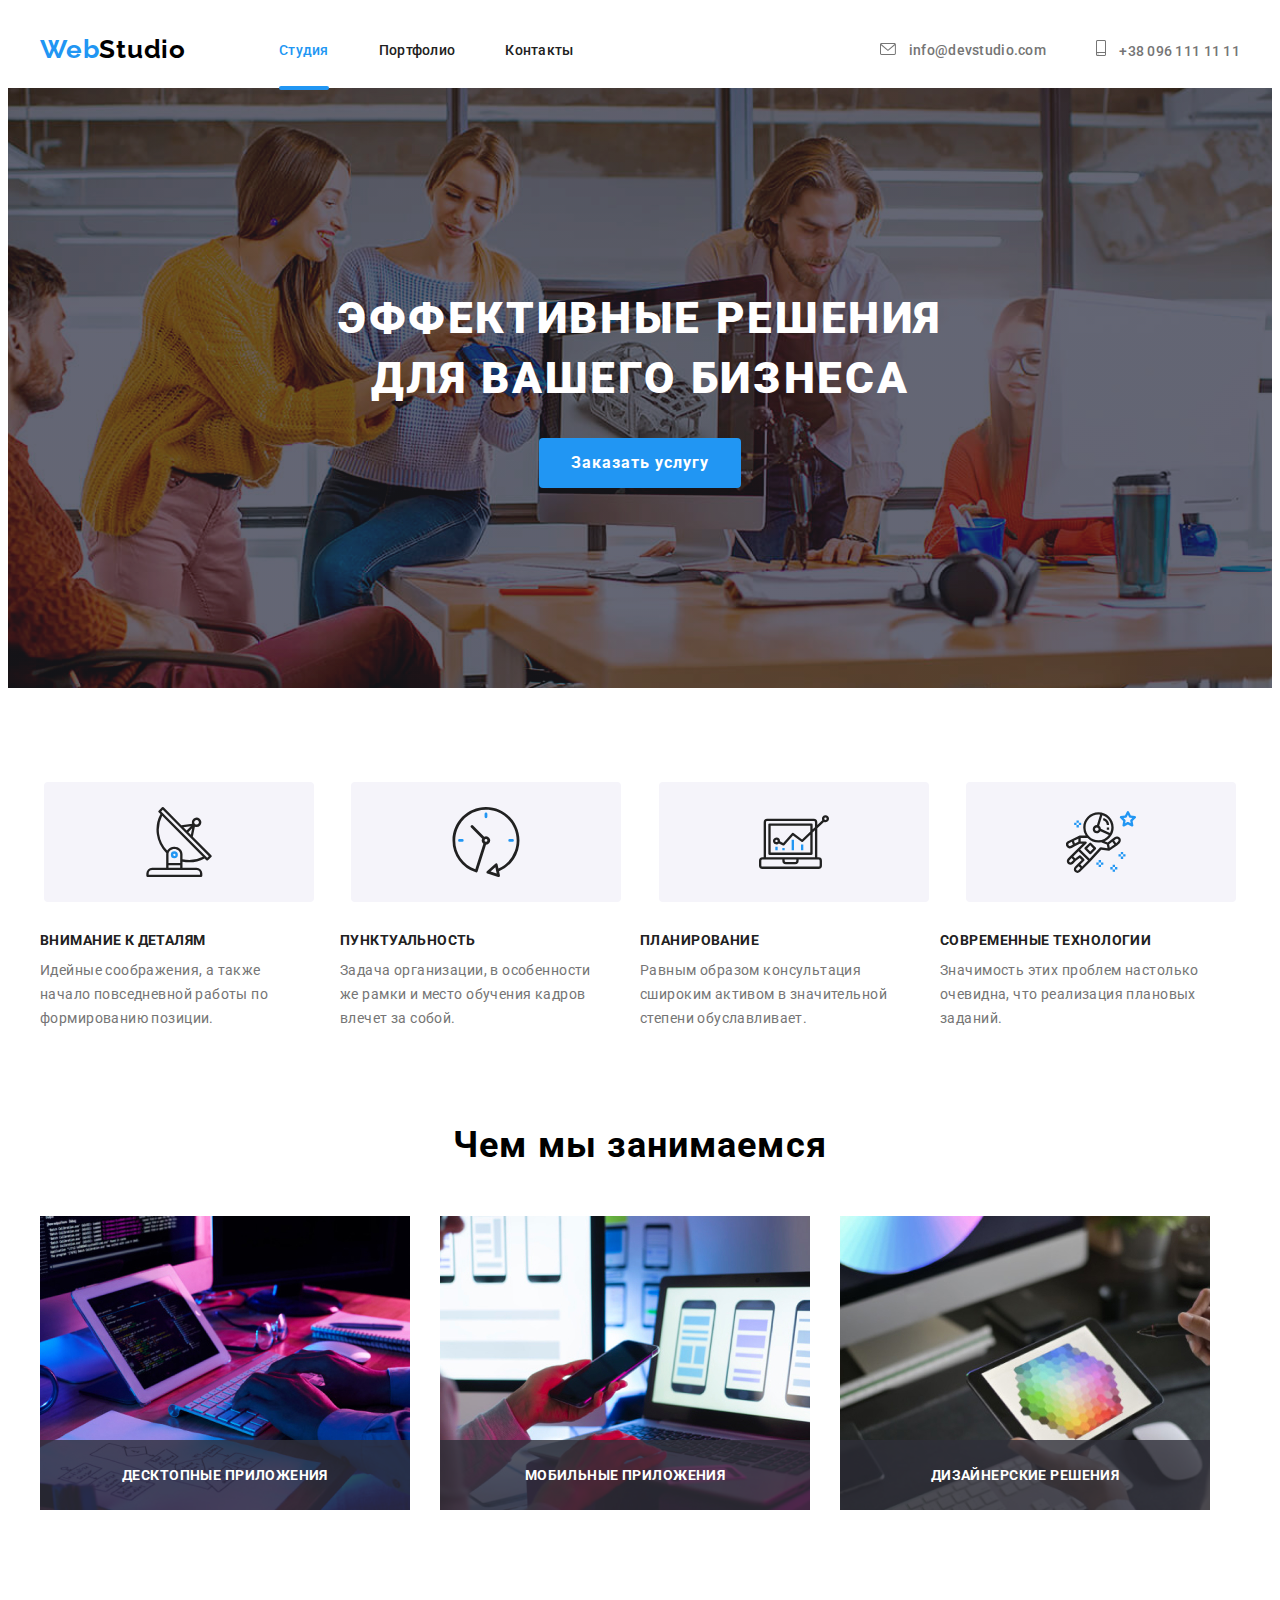
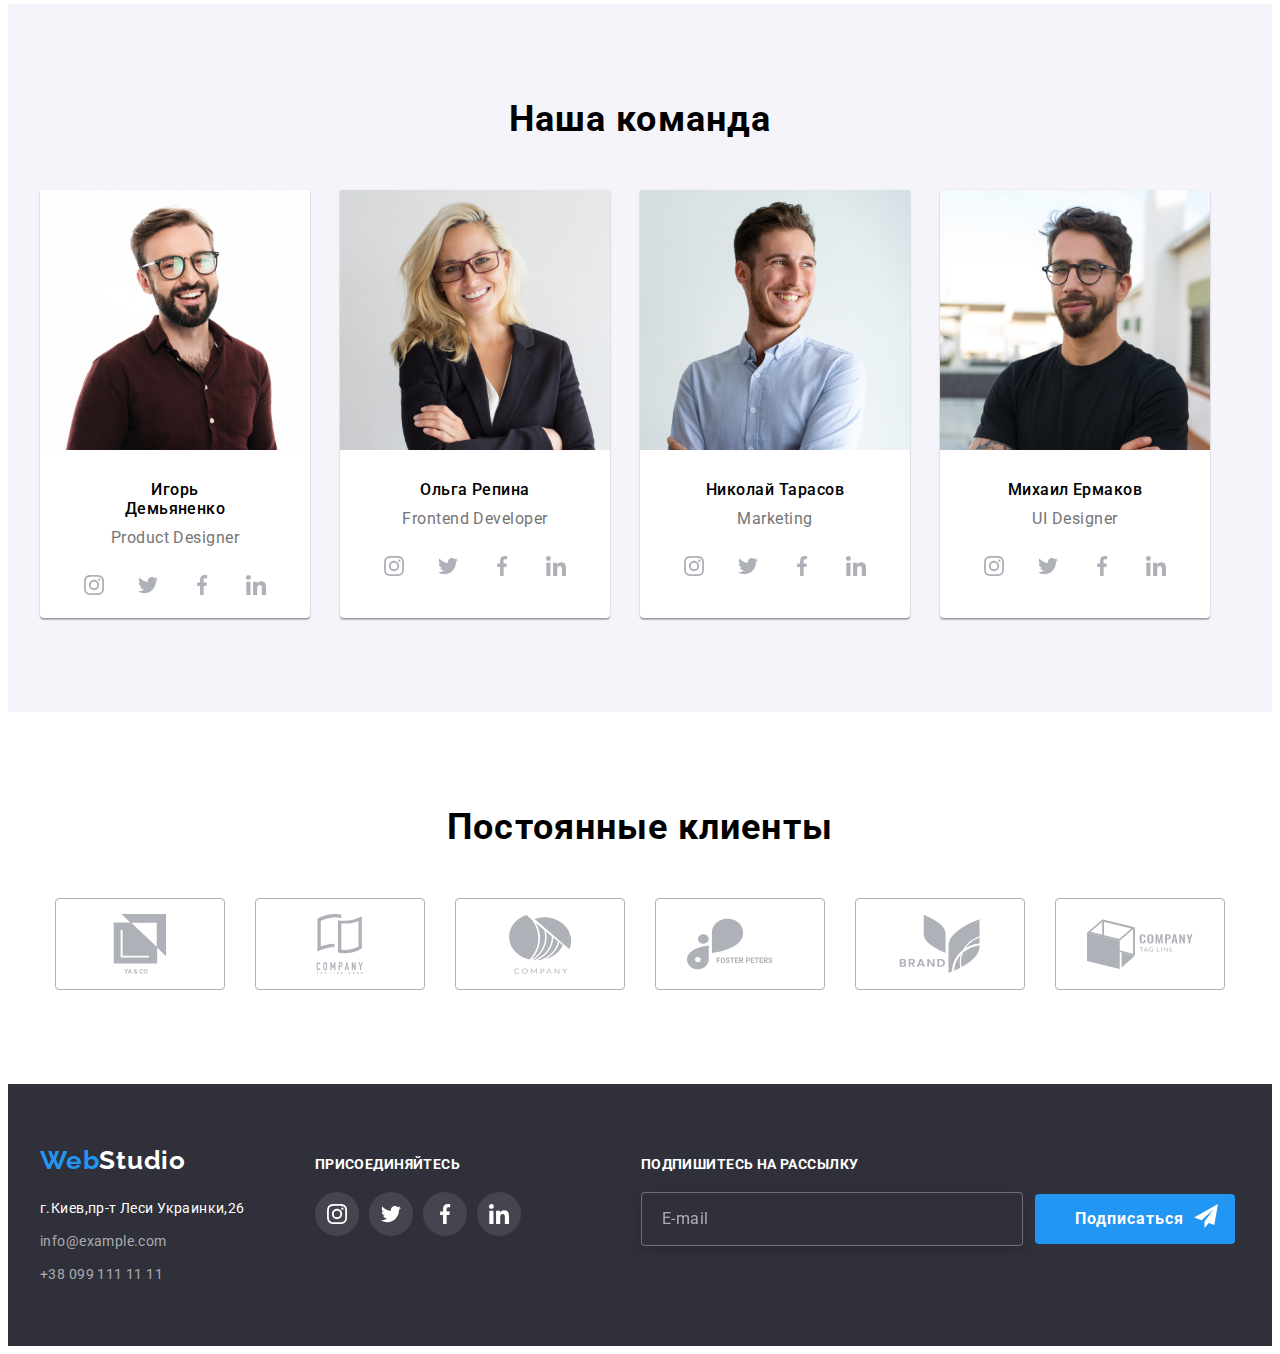
<file: index.html>
<!DOCTYPE html>
<html lang="ru">
  <head>
    <meta charset="UTF-8" />
    <meta http-equiv="X-UA-Compatible" content="IE=edge" />
    <meta name="viewport" content="width=device-width, initial-scale=1.0" />
    <title>WebStudio</title>

    <link rel="preconnect" href="https://fonts.googleapis.com" />
    <link rel="preconnect" href="https://fonts.gstatic.com" crossorigin />
    <link
      href="https://fonts.googleapis.com/css2?family=Raleway:wght@700&family=Roboto:wght@400;500;700;900&display=swap"
      rel="stylesheet"
    />
    <!--  Normalize start -->
    <link
      rel="stylesheet"
      href="https://cdnjs.cloudflare.com/ajax/libs/modern-normalize/1.1.0/modern-normalize.min.css"
      integrity="sha512-wpPYUAdjBVSE4KJnH1VR1HeZfpl1ub8YT/NKx4PuQ5NmX2tKuGu6U/JRp5y+Y8XG2tV+wKQpNHVUX03MfMFn9Q=="
      crossorigin="anonymous"
      referrerpolicy="no-referrer"
    />
    <!-- Normalize end -->
    <!-- Custom stalyles  -->
    <link rel="stylesheet" href="./css/styles.css" />
    <!-- Custom stalyles end -->
  </head>

  <body data-page>
    <!--HEADER section  -->
    <header class="header">
      <div class="container header-container">
        <a class="link-logo link" href="/" lang="en">Web<span class="black">Studio</span></a>
        <nav class="header-nav">
          <ul class="header-list list">
            <li class="header-item">
              <a class="header-link header-link-current link" href="./index.html">Студия</a>
            </li>
            <li class="header-item">
              <a class="header-link link" href="./portfolio.html">Портфолио</a>
            </li>
            <li class="header-item">
              <a class="header-link link" href="#address-contacts">Контакты</a>
            </li>
          </ul>
        </nav>
        <a class="link-mail link" href="mailto:info@devstudio.com">
          <svg class="icons" width="16" height="12">
            <use href="./images/icons.svg#envelope"></use>
          </svg>
          info@devstudio.com
        </a>
        <a class="link-tel link" href="tel:380961111111 ">
          <svg class="icons" width="10" height="16">
            <use href="./images/icons.svg#smartphone"></use>
          </svg>
          +38 096 111 11 11
        </a>
      </div>
    </header>
    <!-- HEADER section -->

    <!-- MAIN section -->
    <main>
      <!-- Hero section -->
      <section class="hero">
        <div class="container">
          <h1 class="hero-title">Эффективные решения для вашего бизнеса</h1>
          <button class="hero-btn" type="button" data-modal-open>Заказать услугу</button>
        </div>
      </section>
      <!-- Hero section -->
      <!-- About section -->
      <section class="about">
        <h2 class="visually-hidden">Преимущества компании</h2>
        <div class="container about-container">
          <ul class="about-icons list">
            <li class="about-icons-item">
              <svg width="70" height="70">
                <use href="./images/icons.svg#antenna"></use>
              </svg>
            </li>
            <li class="about-icons-item">
              <svg width="70" height="70">
                <use href="./images/icons.svg#clock"></use>
              </svg>
            </li>
            <li class="about-icons-item">
              <svg width="70" height="70">
                <use href="./images/icons.svg#diagram"></use>
              </svg>
            </li>
            <li class="about-icons-item">
              <svg width="70" height="70">
                <use href="./images/icons.svg#astronaut"></use>
              </svg>
            </li>
          </ul>
          <ul class="about-list list">
            <li class="about-item">
              <h3 class="about-subtitle">Внимание к деталям</h3>
              <p class="about-text">
                Идейные соображения, а также начало повседневной работы по формированию позиции.
              </p>
            </li>
            <li class="about-item">
              <h3 class="about-subtitle">Пунктуальность</h3>
              <p class="about-text">
                Задача организации, в особенности же рамки и место обучения кадров влечет за собой.
              </p>
            </li>
            <li class="about-item">
              <h3 class="about-subtitle">Планирование</h3>
              <p class="about-text">
                Равным образом консультация сшироким активом в значительной степени обуславливает.
              </p>
            </li>
            <li class="about-item">
              <h3 class="about-subtitle">Современные технологии</h3>
              <p class="about-text">
                Значимость этих проблем настолько очевидна, что реализация плановых заданий.
              </p>
            </li>
          </ul>
        </div>
      </section>
      <!-- About section -->
      <!--  Section description -->
      <section class="section description">
        <div class="container container-section">
          <h2 class="section-title">Чем мы занимаемся</h2>
          <ul class="section-list list">
            <li class="section-item">
              <img
                class="section-logo"
                src="./images/description/photo1.jpg"
                alt="компьютер"
                width="370"
                height="294"
              />

              <div class="section-subtitle-overley">
                <p class="section-subtitle">Десктопные приложения</p>
              </div>
            </li>
            <li class="section-item">
              <img
                class="section-logo"
                src="./images/description/photo2.jpg"
                alt="ноутбук и телефон"
                width="370"
                height="294"
              />
              <div class="section-subtitle-overley">
                <p class="section-subtitle">Мобильные приложения</p>
              </div>
            </li>
            <li class="section-item">
              <img
                class="section-logo"
                src="./images/description/photo3.jpg"
                alt="планшет"
                width="370"
                height="294"
              />
              <div class="section-subtitle-overley">
                <p class="section-subtitle">Дизайнерские решения</p>
              </div>
            </li>
          </ul>
        </div>
      </section>
      <!--  Section description -->
      <!-- Team section -->
      <section class="section team">
        <div class="container team-container">
          <h2 class="team-title">Наша команда</h2>
          <ul class="team-list list">
            <li class="team-item">
              <img
                class="team-img"
                src="./images/team/img4.jpg"
                alt="Игорь Демьяненко"
                width="270"
                height="368"
              />
              <div class="team-desc">
                <h3 class="team-subtitle">Игорь Демьяненко</h3>
                <p class="team-description" lang="en">Product Designer</p>
                <ul class="socials list">
                  <li class="socials-item">
                    <a
                      class="socials-link"
                      href=""
                      target="_blank"
                      rel="noopener noreferrer"
                      aria-label="instagram"
                    >
                      <svg class="socials-icon" width="20" height="20">
                        <use href="./images/icons.svg#instagram-2"></use>
                      </svg>
                    </a>
                  </li>
                  <li class="socials-item">
                    <a
                      class="socials-link"
                      href=""
                      target="_blank"
                      rel="noopener noreferrer"
                      aria-label="twitter"
                    >
                      <svg class="socials-icon" width="20" height="20">
                        <use href="./images/icons.svg#twitter-4"></use>
                      </svg>
                    </a>
                  </li>
                  <li class="socials-item">
                    <a
                      class="socials-link"
                      href=""
                      target="_blank"
                      rel="noopener noreferrer"
                      aria-label="facebook"
                    >
                      <svg class="socials-icon" width="20" height="20">
                        <use href="./images/icons.svg#facebook-1"></use>
                      </svg>
                    </a>
                  </li>
                  <li class="socials-item">
                    <a
                      class="socials-link"
                      href=""
                      target="_blank"
                      rel="noopener noreferrer"
                      aria-label="linkedin"
                    >
                      <svg class="socials-icon" width="20" height="20">
                        <use href="./images/icons.svg#linkedin-3"></use>
                      </svg>
                    </a>
                  </li>
                </ul>
              </div>
            </li>

            <li class="team-item">
              <img
                class="team-img"
                src="./images/team/img-5.jpg"
                alt="Ольга Репина"
                width="270"
                height="368"
              />
              <div class="team-desc">
                <h3 class="team-subtitle">Ольга Репина</h3>
                <p class="team-description" lang="en">Frontend Developer</p>

                <ul class="socials list">
                  <li class="socials-item">
                    <a
                      class="socials-link"
                      href=""
                      target="_blank"
                      rel="noopener noreferrer"
                      aria-label="instagram"
                    >
                      <svg class="socials-icon" width="20" height="20">
                        <use href="./images/icons.svg#instagram-2"></use>
                      </svg>
                    </a>
                  </li>
                  <li class="socials-item">
                    <a
                      class="socials-link"
                      href=""
                      target="_blank"
                      rel="noopener noreferrer"
                      aria-label="twitter"
                    >
                      <svg class="socials-icon" width="20" height="20">
                        <use href="./images/icons.svg#twitter-4"></use>
                      </svg>
                    </a>
                  </li>
                  <li class="socials-item">
                    <a
                      class="socials-link"
                      href=""
                      target="_blank"
                      rel="noopener noreferrer"
                      aria-label="facebook"
                    >
                      <svg class="socials-icon" width="20" height="20">
                        <use href="./images/icons.svg#facebook-1"></use>
                      </svg>
                    </a>
                  </li>
                  <li class="socials-item">
                    <a
                      class="socials-link"
                      href=""
                      target="_blank"
                      rel="noopener noreferrer"
                      aria-label="linkedin"
                    >
                      <svg class="socials-icon" width="20" height="20">
                        <use href="./images/icons.svg#linkedin-3"></use>
                      </svg>
                    </a>
                  </li>
                </ul>
              </div>
            </li>
            <li class="team-item">
              <img
                class="team-img"
                src="./images/team/img-6.jpg"
                alt="Николай Тарасов"
                width="270"
                height="368"
              />
              <div class="team-desc">
                <h3 class="team-subtitle">Николай Тарасов</h3>
                <p class="team-description" lang="en">Marketing</p>
                <ul class="socials list">
                  <li class="socials-item">
                    <a
                      class="socials-link"
                      href=""
                      target="_blank"
                      rel="noopener noreferrer"
                      aria-label="instagram"
                    >
                      <svg class="socials-icon" width="20" height="20">
                        <use href="./images/icons.svg#instagram-2"></use>
                      </svg>
                    </a>
                  </li>
                  <li class="socials-item">
                    <a
                      class="socials-link"
                      href=""
                      target="_blank"
                      rel="noopener noreferrer"
                      aria-label="twitter"
                    >
                      <svg class="socials-icon" width="20" height="20">
                        <use href="./images/icons.svg#twitter-4"></use>
                      </svg>
                    </a>
                  </li>
                  <li class="socials-item">
                    <a
                      class="socials-link"
                      href=""
                      target="_blank"
                      rel="noopener noreferrer"
                      aria-label="facebook"
                    >
                      <svg class="socials-icon" width="20" height="20">
                        <use href="./images/icons.svg#facebook-1"></use>
                      </svg>
                    </a>
                  </li>
                  <li class="socials-item">
                    <a
                      class="socials-link"
                      href=""
                      target="_blank"
                      rel="noopener noreferrer"
                      aria-label="linkedin"
                    >
                      <svg class="socials-icon" width="20" height="20">
                        <use href="./images/icons.svg#linkedin-3"></use>
                      </svg>
                    </a>
                  </li>
                </ul>
              </div>
            </li>
            <li class="team-item">
              <img
                class="team-img"
                src="./images/team/img-7.jpg"
                alt="Михаил Ермаков"
                width="270"
                height="368"
              />
              <div class="team-desc">
                <h3 class="team-subtitle">Михаил Ермаков</h3>
                <p class="team-description" lang="en">UI Designer</p>
                <ul class="socials list">
                  <li class="socials-item">
                    <a
                      class="socials-link"
                      href=""
                      target="_blank"
                      rel="noopener noreferrer"
                      aria-label="instagram"
                    >
                      <svg class="socials-icon" width="20" height="20">
                        <use href="./images/icons.svg#instagram-2"></use>
                      </svg>
                    </a>
                  </li>
                  <li class="socials-item">
                    <a
                      class="socials-link"
                      href=""
                      target="_blank"
                      rel="noopener noreferrer"
                      aria-label="twitter"
                    >
                      <svg class="socials-icon" width="20" height="20">
                        <use href="./images/icons.svg#twitter-4"></use>
                      </svg>
                    </a>
                  </li>
                  <li class="socials-item">
                    <a
                      class="socials-link"
                      href=""
                      target="_blank"
                      rel="noopener noreferrer"
                      aria-label="facebook"
                    >
                      <svg class="socials-icon" width="20" height="20">
                        <use href="./images/icons.svg#facebook-1"></use>
                      </svg>
                    </a>
                  </li>
                  <li class="socials-item">
                    <a
                      class="socials-link"
                      href=""
                      target="_blank"
                      rel="noopener noreferrer"
                      aria-label="linkedin"
                    >
                      <svg class="socials-icon" width="20" height="20">
                        <use href="./images/icons.svg#linkedin-3"></use>
                      </svg>
                    </a>
                  </li>
                </ul>
              </div>
            </li>
          </ul>
        </div>
      </section>

      <section class="clients">
        <div class="container clients-container">
          <h2 class="clients-title">Постоянные клиенты</h2>
          <ul class="clients-list list">
            <li class="clients-item">
              <a
                class="clients-link link"
                href=""
                target="_blank"
                rel="noopener noreferrer"
                aria-label="ya&co"
              >
                <svg class="clients-icon" width="106" height="60">
                  <use href="./images/icons.svg#group6"></use>
                </svg>
              </a>
            </li>
            <li class="clients-item">
              <a
                class="clients-link link"
                href=""
                target="_blank"
                rel="noopener noreferrer"
                aria-label="company"
              >
                <svg class="clients-icon" width="106" height="60">
                  <use href="./images/icons.svg#group1"></use></svg
              ></a>
            </li>
            <li class="clients-item">
              <a
                class="clients-link link"
                href=""
                target="_blank"
                rel="noopener noreferrer"
                aria-label="company"
              >
                <svg class="clients-icon" width="106" height="60">
                  <use href="./images/icons.svg#group2"></use>
                </svg>
              </a>
            </li>
            <li class="clients-item">
              <a
                class="clients-link link"
                href=""
                target="_blank"
                rel="noopener noreferrer"
                aria-label="foster peters"
              >
                <svg class="clients-icon" width="106" height="60">
                  <use href="./images/icons.svg#group3"></use>
                </svg>
              </a>
            </li>
            <li class="clients-item">
              <a
                class="clients-link link"
                href=""
                target="_blank"
                rel="noopener noreferrer"
                aria-label="brand"
              >
                <svg class="clients-icon" width="106" height="60">
                  <use href="./images/icons.svg#group4"></use>
                </svg>
              </a>
            </li>
            <li class="clients-item">
              <a
                class="clients-link link"
                href=""
                target="_blank"
                rel="noopener noreferrer"
                aria-label="company"
              >
                <svg class="clients-icon" width="106" height="60">
                  <use href="./images/icons.svg#group5"></use>
                </svg>
              </a>
            </li>
          </ul>
        </div>
      </section>

      <!-- Team section -->
    </main>
    <!-- MAIN section -->
    <!-- FOOTER section -->
    <footer class="footer">
      <div class="container footer-container">
        <div class="footer-logo">
          <p class="logo">
            <a class="footer-link link" href="/" lang="en">Web<span class="white">Studio</span> </a>
          </p>
          <address class="address-contacts" id="address-contacts">
            <ul class="address-list list">
              <li class="address-item">
                <a
                  class="address-link-text link"
                  href="https://goo.gl/maps/B6g1ze34ZQEhAXsM9"
                  target="_blank"
                  rel="noopener noreferrer"
                >
                  г.Киев,пр-т Леси Украинки,26
                </a>
              </li>

              <li class="address-item">
                <a class="address-link-mail link" href="mailto:info@example.com"
                  >info@example.com</a
                >
              </li>
              <li class="address-item-tel">
                <a class="address-link-tel link" href="tel:380991111111 ">+38 099 111 11 11</a>
              </li>
            </ul>
          </address>
        </div>

        <div class="footer-socials">
          <h2 class="footer-socials-subtitle">присоединяйтесь</h2>
          <ul class="footer-socials-list list">
            <li class="footer-socials-item">
              <a
                class="footer-socials-link"
                href=""
                target="_blank"
                rel="noopener noreferrer"
                aria-label="instagram"
              >
                <svg class="socials-icon" width="20" height="20">
                  <use href="./images/icons.svg#instagram-2"></use>
                </svg>
              </a>
            </li>
            <li class="footer-socials-item">
              <a
                class="footer-socials-link"
                href=""
                target="_blank"
                rel="noopener noreferrer"
                aria-label="twitter"
              >
                <svg class="socials-icon" width="20" height="20">
                  <use href="./images/icons.svg#twitter-4"></use>
                </svg>
              </a>
            </li>
            <li class="footer-socials-item">
              <a
                class="footer-socials-link"
                href=""
                target="_blank"
                rel="noopener noreferrer"
                aria-label="facebook"
              >
                <svg class="socials-icon" width="20" height="20">
                  <use href="./images/icons.svg#facebook-1"></use>
                </svg>
              </a>
            </li>
            <li class="footer-socials-item">
              <a
                class="footer-socials-link"
                href=""
                target="_blank"
                rel="noopener noreferrer"
                aria-label="linkedin"
              >
                <svg class="socials-icon" width="20" height="20">
                  <use href="./images/icons.svg#linkedin-3"></use>
                </svg>
              </a>
            </li>
          </ul>
        </div>
        <div class="footer-form">
          <h3 class="form-title">Подпишитесь на рассылку</h3>
          <form class="form-email" name="email-form" autocomplete="off">
            <!-- <label class="form-label"> -->
            <input class="form-input" type="email" name="user-email" placeholder="E-mail" />
            <!-- </label> -->
            <button class="form-btn" type="submit">
              <span class="btn-txt"> Подписаться</span>
              <svg class="btn-icon" width="24" height="24">
                <use href="./images/icons.svg#telegram"></use>
              </svg>
            </button>
          </form>
        </div>
      </div>
    </footer>

    <!-- FOOTER section -->
    <!-- Modal window -->
    <div class="backdrop is-hidden" data-modal>
      <div class="modal">
        <button class="modal-btn" type="button" data-modal-close>
          <svg class="modal-btn-icon" width="18" height="18">
            <use href="./images/icons.svg#icon-close"></use>
          </svg>
        </button>
        <form class="modal-form" name="modal-form" autocomplete="off">
          <strong class="modal-title">Оставьте свои данные, мы вам перезвоним </strong>
          <!-- 1-й варіант додавання форм -->
          <!-- <label for="user-name">name</label>
          <input type="text" id="user-name " /> -->

          <!-- 2-й спосіб додавання форм -->
          <div class="modal-form-group">
            <label class="modal-form-wrap">
              <span class="modal-form-label"> Имя </span>
              <input
                class="modal-form-input"
                type="text"
                name="user-name"
                placeholder="Alex Black"
                required
              />
              <svg class="modal-form-icon" width="18" height="18">
                <use href="./images/icons.svg#person-black"></use>
              </svg>
            </label>
            <label class="modal-form-wrap">
              <span class="modal-form-label"> Телефон </span>
              <input
                class="modal-form-input"
                type="tel"
                name="user-phone"
                placeholder="380997777777"
                required
              />
              <svg class="modal-form-icon" width="18" height="18">
                <use href="./images/icons.svg#phone-black"></use>
              </svg>
            </label>
            <label class="modal-form-wrap">
              <span class="modal-form-label"> Почта </span>
              <input
                class="modal-form-input"
                type="email"
                name="user-email"
                placeholder="alexblack@gmail.com"
                required
              />
              <svg class="modal-form-icon" width="18" height="18">
                <use href="./images/icons.svg#email-black"></use>
              </svg>
            </label>
            <label class="modal-form-wrap">
              <span class="modal-form-label"> Комментарий </span>
              <textarea
                class="modal-form-textarea"
                name="coment"
                placeholder="Введите текст "
              ></textarea>
              <!-- <input class="modal-form-input-coment" type="text" placeholder="Введите текст " /> -->
            </label>
          </div>
          <label class="modal-form-checkbox">
            <input class="checkbox" type="checkbox" name="agreement" value="privacy-policy" />
            <span class="icon"></span>

            <svg class="checkbox-icon" width="16" height="16">
              <!-- <use class="checkbox-icon-uncheck" href="./images/icons.svg#checkbox"></use> -->
              <use class="checkbox-icon-check" href="./images/icons.svg#"></use>
            </svg>

            <span class="checkbox-title">
              Соглашаюсь с рассылкой и принимаю
              <a class="checkbox-text" href="">Условия договора</a>
            </span>
          </label>

          <button class="modal-form-button" type="submit">
            <span class="modal-form-btn-txt">Отправить </span>
          </button>
          <!-- <button type="reset">reset</button> -->
        </form>
      </div>
    </div>
    <script src="./js/modal.js"></script>
  </body>
</html>
</file>
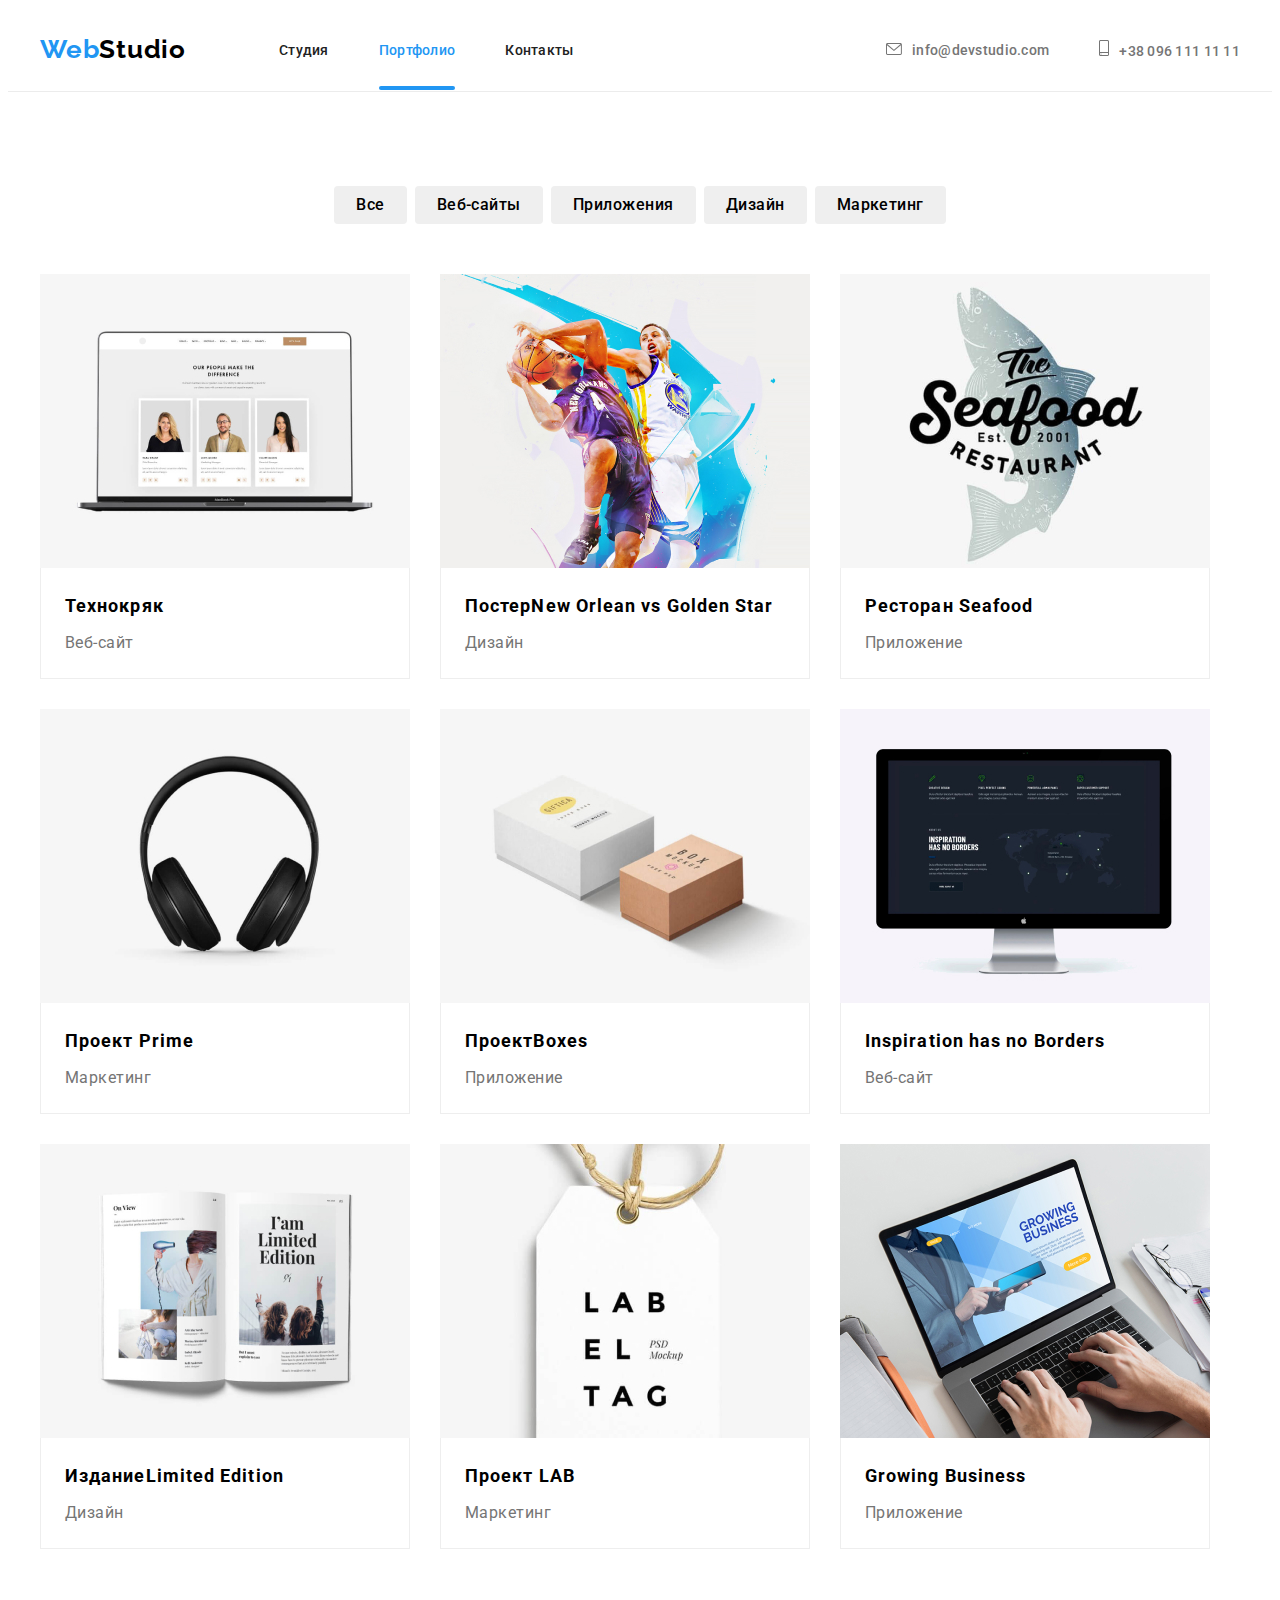
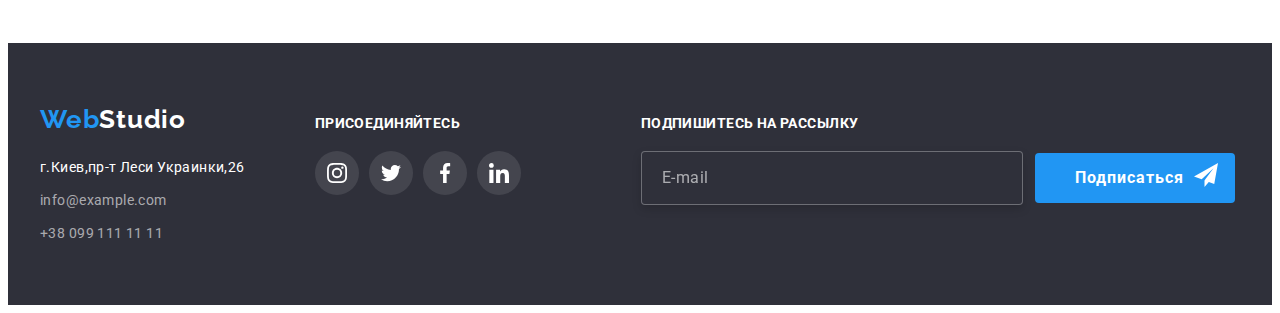
<file: portfolio.html>
<!DOCTYPE html>
<html lang="ru">
  <head>
    <meta charset="UTF-8" />
    <meta http-equiv="X-UA-Compatible" content="IE=edge" />
    <meta name="viewport" content="width=device-width, initial-scale=1.0" />
    <title>WebStudio</title>

    <link rel="preconnect" href="https://fonts.googleapis.com" />
    <link rel="preconnect" href="https://fonts.gstatic.com" crossorigin />
    <link
      href="https://fonts.googleapis.com/css2?family=Raleway:wght@700&family=Roboto:wght@400;500;700;900&display=swap"
      rel="stylesheet"
    />
    <!--  Normalize start -->
    <link
      rel="stylesheet"
      href="https://cdnjs.cloudflare.com/ajax/libs/modern-normalize/1.1.0/modern-normalize.min.css"
      integrity="sha512-wpPYUAdjBVSE4KJnH1VR1HeZfpl1ub8YT/NKx4PuQ5NmX2tKuGu6U/JRp5y+Y8XG2tV+wKQpNHVUX03MfMFn9Q=="
      crossorigin="anonymous"
      referrerpolicy="no-referrer"
    />
    <!-- Normalize end -->
    <!-- Custom stalyles  -->
    <link rel="stylesheet" href="./css/styles.css" />
    <!-- Custom stalyles end -->
  </head>
  <body>
    <!--HEADER section  -->

    <header class="header-page">
      <div class="container header-container">
        <a class="link-logo link" href="/" lang="en">Web<span class="black">Studio</span></a>
        <nav class="header-nav">
          <ul class="header-list list">
            <li class="header-item">
              <a class="header-link link" href="./index.html">Студия</a>
            </li>
            <li class="header-item">
              <a class="header-link header-link-current link" href="./portfolio.html">Портфолио</a>
            </li>

            <li class="header-item">
              <a class="header-link link" href="#address-contacts">Контакты</a>
            </li>
          </ul>
        </nav>
        <a class="link-mail link" href="mailto:info@devstudio.com">
          <svg class="icons" width="16" height="12">
            <use href="./images/icons.svg#envelope"></use></svg
          >info@devstudio.com</a
        >
        <a class="link-tel link" href="tel:380961111111 ">
          <svg class="icons" width="10" height="16">
            <use href="./images/icons.svg#smartphone"></use></svg
          >+38 096 111 11 11</a
        >
      </div>
    </header>
    <!-- MAIN section -->
    <main>
      <section class="section main">
        <div class="container main-container">
          <h1 class="visually-hidden">Портфолио</h1>
          <ul class="main-list list">
            <li class="main-item">
              <button class="main-btn main-btn-current" type="button">Все</button>
            </li>
            <li class="main-item"><button class="main-btn" type="button">Веб-сайты</button></li>
            <li class="main-item"><button class="main-btn" type="button">Приложения</button></li>
            <li class="main-item"><button class="main-btn" type="button">Дизайн</button></li>
            <li class="main-item"><button class="main-btn" type="button">Маркетинг</button></li>
          </ul>
        </div>

        <div class="container portholio-container">
          <ul class="portholio-list list">
            <li class="portholio-item-img">
              <div class="portholio-project">
                <a
                  class="portholio-link"
                  href=""
                  target="_blank"
                  rel="noopener noreferrer"
                  aria-label=""
                >
                  <img
                    class="portholio-logo"
                    src="./images/main-portfolio/img11.jpg"
                    alt="ноутбук"
                    width="370"
                    height="294"
                  />
                  <div class="overley">
                    <p class="overley-text">
                      Ресурс предлагает комплексные предложения с разным уровнем функционала и
                      сервисов.Все это позволит посетителю получить исчерпывающие сведения о
                      компании или частном лице.
                    </p>
                  </div>
                </a>
              </div>
              <div class="desc">
                <h2 class="portfolio-title">Технокряк</h2>
                <p class="portfolio-text">Веб-сайт</p>
              </div>
            </li>
            <li class="portholio-item-img">
              <div class="portholio-project">
                <a
                  class="portholio-link"
                  href=""
                  target="_blank"
                  rel="noopener noreferrer"
                  aria-label=""
                >
                  <img
                    class="portholio-logo"
                    src="./images/main-portfolio/img12.jpg"
                    alt="баскетболисты с мячом"
                    width="370"
                    height="294"
                  />
                  <div class="overley">
                    <p class="overley-text">
                      Ресурс предлагает комплексные предложения с разным уровнем функционала и
                      сервисов.Все это позволит посетителю получить исчерпывающие сведения о
                      компании или частном лице.
                    </p>
                  </div>
                </a>
              </div>
              <div class="desc">
                <h2 class="portfolio-title">
                  Постер<span lang="en">New Orlean vs Golden Star</span>
                </h2>
                <p class="portfolio-text">Дизайн</p>
              </div>
            </li>
            <li class="portholio-item-img">
              <div class="portholio-project">
                <a
                  class="portholio-link"
                  href=""
                  target="_blank"
                  rel="noopener noreferrer"
                  aria-label=""
                >
                  <img
                    class="portholio-logo"
                    src="./images/main-portfolio/img13.jpg"
                    alt="логотип ресторана"
                    width="370"
                    height="294"
                  />
                  <div class="overley">
                    <p class="overley-text">
                      Ресурс предлагает комплексные предложения с разным уровнем функционала и
                      сервисов.Все это позволит посетителю получить исчерпывающие сведения о
                      компании или частном лице.
                    </p>
                  </div>
                </a>
              </div>
              <div class="desc">
                <h2 class="portfolio-title">Ресторан <span lang="en">Seafood</span></h2>
                <p class="portfolio-text">Приложение</p>
              </div>
            </li>

            <li class="portholio-item-img">
              <div class="portholio-project">
                <a
                  class="portholio-link"
                  href=""
                  target="_blank"
                  rel="noopener noreferrer"
                  aria-label=""
                >
                  <img
                    class="portholio-logo"
                    src="./images/main-portfolio/img14.jpg"
                    alt="наушники"
                    width="370"
                    height="294"
                  />
                  <div class="overley">
                    <p class="overley-text">
                      Ресурс предлагает комплексные предложения с разным уровнем функционала и
                      сервисов.Все это позволит посетителю получить исчерпывающие сведения о
                      компании или частном лице.
                    </p>
                  </div>
                </a>
              </div>
              <div class="desc">
                <h2 class="portfolio-title">Проект <span lang="en">Prime</span></h2>
                <p class="portfolio-text">Маркетинг</p>
              </div>
            </li>

            <li class="portholio-item-img">
              <div class="portholio-project">
                <a
                  class="portholio-link"
                  href=""
                  target="_blank"
                  rel="noopener noreferrer"
                  aria-label=""
                >
                  <img
                    class="portholio-logo"
                    src="./images/main-portfolio/img15.jpg"
                    alt="два бокса"
                    width="370"
                    height="294"
                  />
                  <div class="overley">
                    <p class="overley-text">
                      Ресурс предлагает комплексные предложения с разным уровнем функционала и
                      сервисов.Все это позволит посетителю получить исчерпывающие сведения о
                      компании или частном лице.
                    </p>
                  </div>
                </a>
              </div>
              <div class="desc">
                <h2 class="portfolio-title">Проект<span lang="en">Boxes</span></h2>
                <p class="portfolio-text">Приложение</p>
              </div>
            </li>

            <li class="portholio-item-img">
              <div class="portholio-project">
                <a
                  class="portholio-link"
                  href=""
                  target="_blank"
                  rel="noopener noreferrer"
                  aria-label=""
                >
                  <img
                    class="portholio-logo"
                    src="./images/main-portfolio/img16.jpg"
                    alt="компьютер "
                    width="370"
                    height="294"
                  />
                  <div class="overley">
                    <p class="overley-text">
                      Ресурс предлагает комплексные предложения с разным уровнем функционала и
                      сервисов.Все это позволит посетителю получить исчерпывающие сведения о
                      компании или частном лице.
                    </p>
                  </div>
                </a>
              </div>
              <div class="desc">
                <h2 class="portfolio-title" lang="en">Inspiration has no Borders</h2>
                <p class="portfolio-text">Веб-сайт</p>
              </div>
            </li>
            <li class="portholio-item-img">
              <div class="portholio-project">
                <a
                  class="portholio-link"
                  href=""
                  target="_blank"
                  rel="noopener noreferrer"
                  aria-label=""
                >
                  <img
                    class="portholio-logo"
                    src="./images/main-portfolio/img17.jpg"
                    alt="открытый журнал "
                    width="370"
                    height="294"
                  />
                  <div class="overley">
                    <p class="overley-text">
                      Ресурс предлагает комплексные предложения с разным уровнем функционала и
                      сервисов.Все это позволит посетителю получить исчерпывающие сведения о
                      компании или частном лице.
                    </p>
                  </div>
                </a>
              </div>
              <div class="desc">
                <h2 class="portfolio-title">Издание<span lang="en">Limited Edition</span></h2>
                <p class="portfolio-text">Дизайн</p>
              </div>
            </li>
            <li class="portholio-item-img">
              <div class="portholio-project">
                <a
                  class="portholio-link"
                  href=""
                  target="_blank"
                  rel="noopener noreferrer"
                  aria-label=""
                >
                  <img
                    class="portholio-logo"
                    src="./images/main-portfolio/img18.jpg"
                    alt="брендовая бирка  "
                    width="370"
                    height="294"
                  />
                  <div class="overley">
                    <p class="overley-text">
                      Ресурс предлагает комплексные предложения с разным уровнем функционала и
                      сервисов.Все это позволит посетителю получить исчерпывающие сведения о
                      компании или частном лице.
                    </p>
                  </div>
                </a>
              </div>
              <div class="desc">
                <h2 class="portfolio-title">Проект <span lang="en">LAB</span></h2>
                <p class="portfolio-text">Маркетинг</p>
              </div>
            </li>
            <li class="portholio-item-img">
              <div class="portholio-project">
                <a
                  class="portholio-link"
                  href=""
                  target="_blank"
                  rel="noopener noreferrer"
                  aria-label=""
                >
                  <img
                    class="portholio-logo"
                    src="./images/main-portfolio/img19.jpg"
                    alt="работа в компьютере "
                    width="370"
                    height="294"
                  />
                  <div class="overley">
                    <p class="overley-text">
                      Ресурс предлагает комплексные предложения с разным уровнем функционала и
                      сервисов.Все это позволит посетителю получить исчерпывающие сведения о
                      компании или частном лице.
                    </p>
                  </div>
                </a>
              </div>
              <div class="desc">
                <h2 class="portfolio-title" lang="en">Growing Business</h2>
                <p class="portfolio-text">Приложение</p>
              </div>
            </li>
          </ul>
        </div>
      </section>
    </main>
    <!-- MAIN section -->

    <!-- FOOTER section -->
    <footer class="footer">
      <div class="container footer-container">
        <div class="footer-logo">
          <p class="logo">
            <a class="footer-link link" href="/" lang="en">Web<span class="white">Studio</span> </a>
          </p>
          <address class="address-contacts" id="address-contacts">
            <ul class="address-list list">
              <li class="address-item">
                <a
                  class="address-link-text link"
                  href="https://goo.gl/maps/B6g1ze34ZQEhAXsM9"
                  target="_blank"
                  rel="noopener noreferrer"
                >
                  г.Киев,пр-т Леси Украинки,26</a
                >
              </li>

              <li class="address-item">
                <a class="address-link-mail link" href="mailto:info@example.com"
                  >info@example.com</a
                >
              </li>
              <li class="address-item-tel">
                <a class="address-link-tel link" href="tel:380991111111 ">+38 099 111 11 11</a>
              </li>
            </ul>
          </address>
        </div>

        <div class="footer-socials">
          <h3 class="footer-socials-subtitle">присоединяйтесь</h3>
          <ul class="footer-socials-list list">
            <li class="footer-socials-item">
              <a
                class="footer-socials-link"
                href=""
                target="_blank"
                rel="noopener noreferrer"
                aria-label="instagram"
              >
                <svg class="socials-icon" width="20" height="20">
                  <use href="./images/icons.svg#instagram-2"></use>
                </svg>
              </a>
            </li>
            <li class="footer-socials-item">
              <a
                class="footer-socials-link"
                href=""
                target="_blank"
                rel="noopener noreferrer"
                aria-label="twitter"
              >
                <svg class="socials-icon" width="20" height="20">
                  <use href="./images/icons.svg#twitter-4"></use>
                </svg>
              </a>
            </li>
            <li class="footer-socials-item">
              <a
                class="footer-socials-link"
                href=""
                target="_blank"
                rel="noopener noreferrer"
                aria-label="facebook"
              >
                <svg class="socials-icon" width="20" height="20">
                  <use href="./images/icons.svg#facebook-1"></use>
                </svg>
              </a>
            </li>
            <li class="footer-socials-item">
              <a
                class="footer-socials-link"
                href=""
                target="_blank"
                rel="noopener noreferrer"
                aria-label="linkedin"
              >
                <svg class="socials-icon" width="20" height="20">
                  <use href="./images/icons.svg#linkedin-3"></use>
                </svg>
              </a>
            </li>
          </ul>
        </div>
        <div class="footer-form">
          <h3 class="form-title">Подпишитесь на рассылку</h3>
          <form class="form-email" name="email-form" autocomplete="off">
            <input class="form-input" type="email" name="user-email" placeholder="E-mail" />

            <button class="form-btn" type="submit">
              <span class="btn-txt"> Подписаться</span>
              <svg class="btn-icon" width="24" height="24">
                <use href="./images/icons.svg#telegram"></use>
              </svg>
            </button>
          </form>
        </div>
      </div>
    </footer>

    <!-- FOOTER section -->
  </body>
</html>
</file>
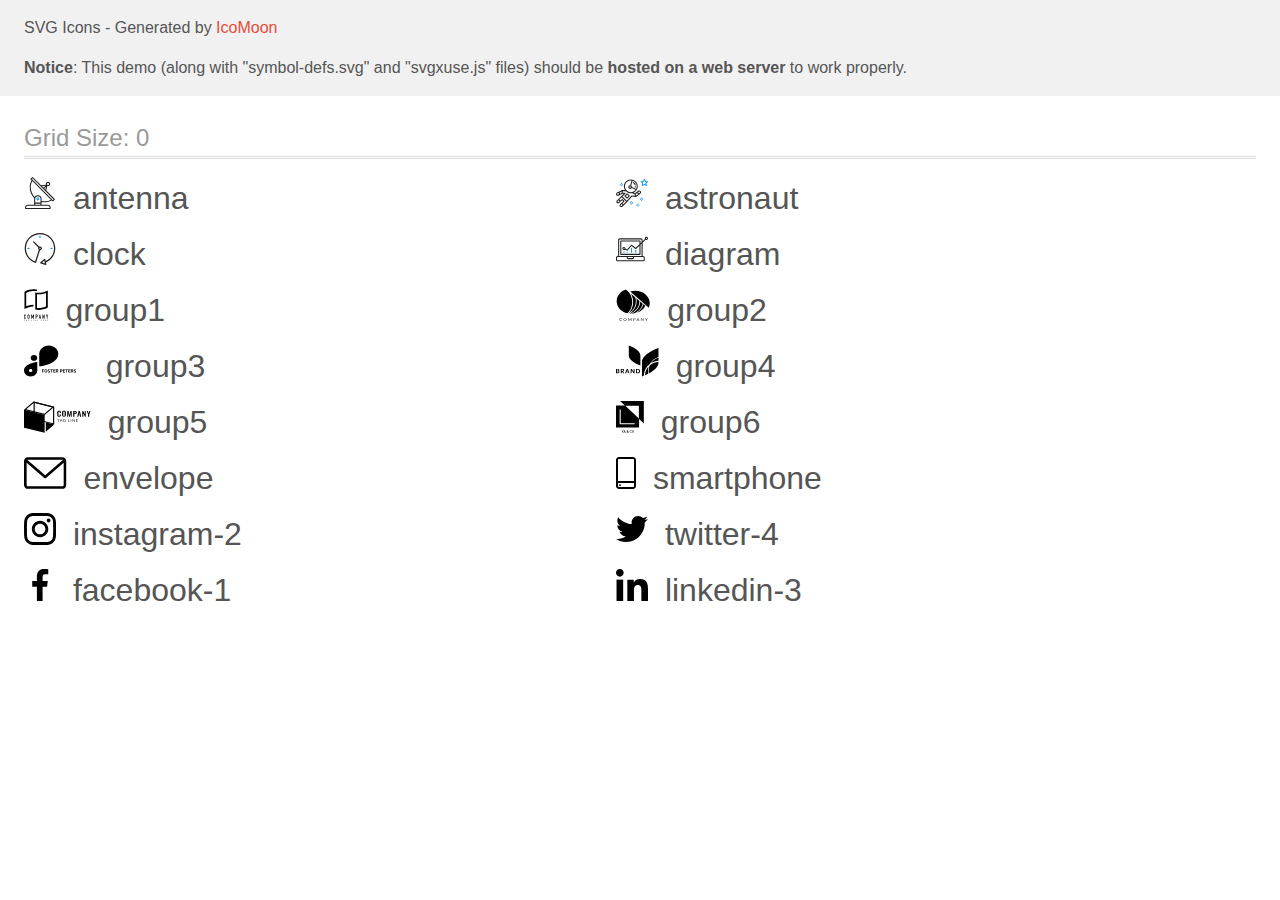
<file: images/icons/icon2/demo-external-svg.html>
<!doctype html>
<html>
<head>
    <title>IcoMoon - SVG Icons</title>
    <meta charset="utf-8">
    <meta name="viewport" content="width=device-width, initial-scale=1">
    <link rel="stylesheet" href="demo-files/demo.css">
    <link rel="stylesheet" href="style.css">
</head>
<body>
<header class="bgc1 clearfix">
<div class="mhl">
    <p>SVG Icons - Generated by <a href="https://icomoon.io/app">IcoMoon</a></p><p><strong>Notice</strong>: This demo (along with "symbol-defs.svg" and "svgxuse.js" files) should be <b>hosted on a web server</b> to work properly.</p>
</div>
</header>
    <div class="clearfix mhl ptl">
        <h1 class="mvm mtn fgc1">Grid Size: 0</h1>
        <div class="glyph fs1">
            <div class="clearfix pbs">
                <svg class="icon antenna"><use xlink:href="symbol-defs.svg#antenna"></use></svg><span class="name"> antenna</span>
            </div>
        </div>
        <div class="glyph fs1">
            <div class="clearfix pbs">
                <svg class="icon astronaut"><use xlink:href="symbol-defs.svg#astronaut"></use></svg><span class="name"> astronaut</span>
            </div>
        </div>
        <div class="glyph fs1">
            <div class="clearfix pbs">
                <svg class="icon clock"><use xlink:href="symbol-defs.svg#clock"></use></svg><span class="name"> clock</span>
            </div>
        </div>
        <div class="glyph fs1">
            <div class="clearfix pbs">
                <svg class="icon diagram"><use xlink:href="symbol-defs.svg#diagram"></use></svg><span class="name"> diagram</span>
            </div>
        </div>
        <div class="glyph fs1">
            <div class="clearfix pbs">
                <svg class="icon group1"><use xlink:href="symbol-defs.svg#group1"></use></svg><span class="name"> group1</span>
            </div>
        </div>
        <div class="glyph fs1">
            <div class="clearfix pbs">
                <svg class="icon group2"><use xlink:href="symbol-defs.svg#group2"></use></svg><span class="name"> group2</span>
            </div>
        </div>
        <div class="glyph fs1">
            <div class="clearfix pbs">
                <svg class="icon group3"><use xlink:href="symbol-defs.svg#group3"></use></svg><span class="name"> group3</span>
            </div>
        </div>
        <div class="glyph fs1">
            <div class="clearfix pbs">
                <svg class="icon group4"><use xlink:href="symbol-defs.svg#group4"></use></svg><span class="name"> group4</span>
            </div>
        </div>
        <div class="glyph fs1">
            <div class="clearfix pbs">
                <svg class="icon group5"><use xlink:href="symbol-defs.svg#group5"></use></svg><span class="name"> group5</span>
            </div>
        </div>
        <div class="glyph fs1">
            <div class="clearfix pbs">
                <svg class="icon group6"><use xlink:href="symbol-defs.svg#group6"></use></svg><span class="name"> group6</span>
            </div>
        </div>
        <div class="glyph fs1">
            <div class="clearfix pbs">
                <svg class="icon envelope"><use xlink:href="symbol-defs.svg#envelope"></use></svg><span class="name"> envelope</span>
            </div>
        </div>
        <div class="glyph fs1">
            <div class="clearfix pbs">
                <svg class="icon smartphone"><use xlink:href="symbol-defs.svg#smartphone"></use></svg><span class="name"> smartphone</span>
            </div>
        </div>
        <div class="glyph fs1">
            <div class="clearfix pbs">
                <svg class="icon instagram-2"><use xlink:href="symbol-defs.svg#instagram-2"></use></svg><span class="name"> instagram-2</span>
            </div>
        </div>
        <div class="glyph fs1">
            <div class="clearfix pbs">
                <svg class="icon twitter-4"><use xlink:href="symbol-defs.svg#twitter-4"></use></svg><span class="name"> twitter-4</span>
            </div>
        </div>
        <div class="glyph fs1">
            <div class="clearfix pbs">
                <svg class="icon facebook-1"><use xlink:href="symbol-defs.svg#facebook-1"></use></svg><span class="name"> facebook-1</span>
            </div>
        </div>
        <div class="glyph fs1">
            <div class="clearfix pbs">
                <svg class="icon linkedin-3"><use xlink:href="symbol-defs.svg#linkedin-3"></use></svg><span class="name"> linkedin-3</span>
            </div>
        </div>
  </div>
<script defer src="svgxuse.js"></script>
</body>
</html>
</file>
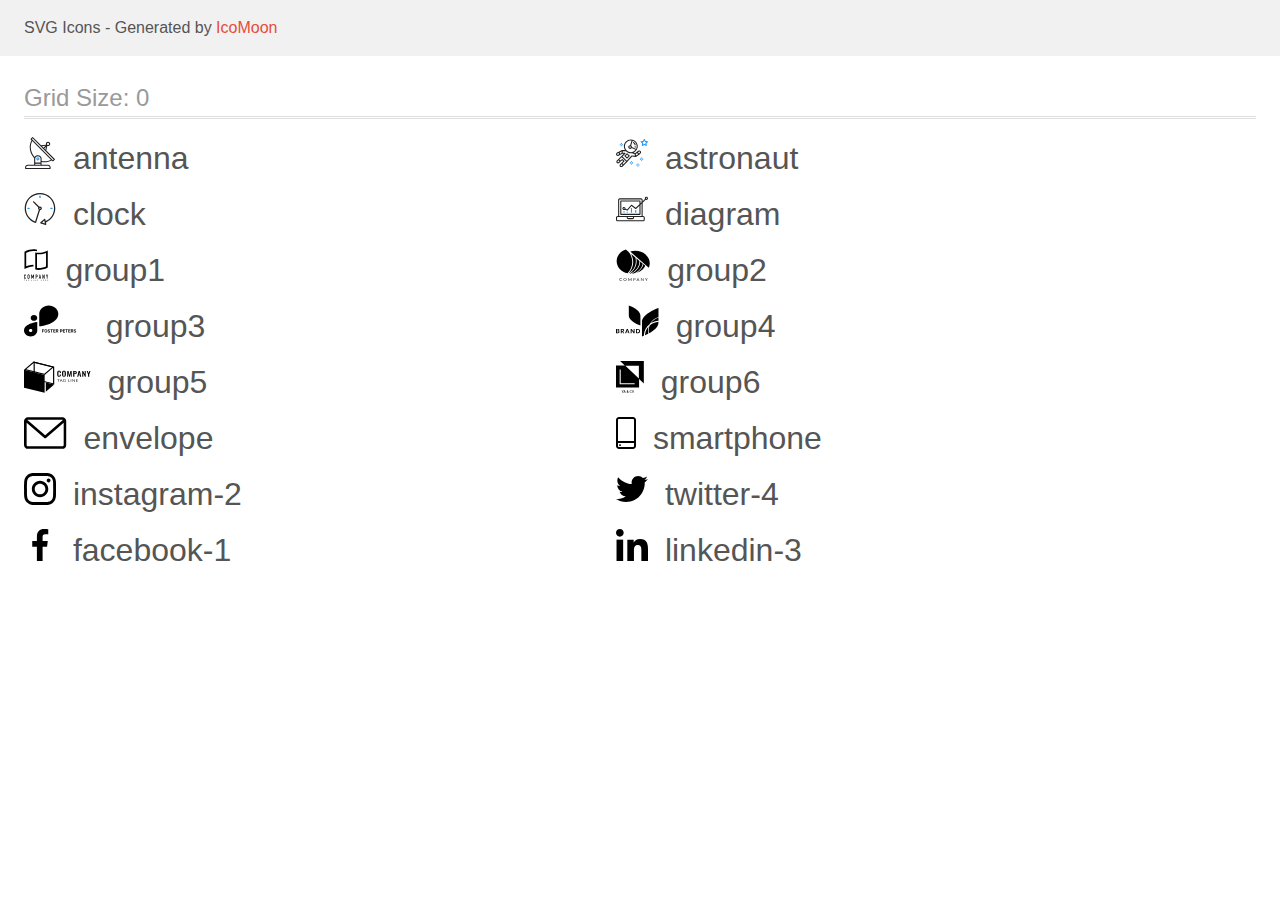
<file: images/icons/icon2/demo.html>
<!doctype html>
<html>
<head>
    <title>IcoMoon - SVG Icons</title>
    <meta charset="utf-8">
    <meta name="viewport" content="width=device-width, initial-scale=1">
    <link rel="stylesheet" href="demo-files/demo.css">
    <link rel="stylesheet" href="style.css">
</head>
<body>
<svg aria-hidden="true" style="position: absolute; width: 0; height: 0; overflow: hidden;" version="1.1" xmlns="http://www.w3.org/2000/svg" xmlns:xlink="http://www.w3.org/1999/xlink">
<defs>
<symbol id="antenna" viewBox="0 0 32 32">
<path fill="#212121" style="fill: var(--color1, #212121)" d="M30.773 22.098l-8.443-8.505 0.937-4.615c0.242 0.094 0.499 0.144 0.758 0.146h0.006c1.192 0.014 2.17-0.941 2.184-2.133s-0.941-2.17-2.133-2.184c-1.192-0.014-2.17 0.941-2.184 2.133-0.003 0.255 0.039 0.509 0.125 0.749l-4.96 0.605-8.091-8.133c-0.099-0.101-0.235-0.159-0.377-0.16-0.14 0.001-0.274 0.056-0.373 0.155l-1.513 1.504c-0.208 0.208-0.208 0.546 0 0.754l0.814 0.826c-3.153 5.798-2.129 12.978 2.519 17.663 0.043 0.041 0.092 0.074 0.146 0.098-0.034 0.18-0.051 0.364-0.052 0.547v6.187h-6.4c-1.472 0.002-2.665 1.195-2.667 2.667v1.067c0 0.295 0.239 0.533 0.533 0.533h24.533c0.295 0 0.533-0.239 0.533-0.533v-1.067c-0.002-1.472-1.195-2.665-2.667-2.667h-6.4v-2.742c1.003 0.21 2.024 0.317 3.049 0.32 2.458-0.003 4.877-0.615 7.040-1.783l0.818 0.823c0.099 0.101 0.235 0.159 0.377 0.16 0.14-0.001 0.274-0.056 0.373-0.155l1.513-1.504c0.208-0.208 0.208-0.546 0-0.754zM23.28 6.233c0.418-0.415 1.093-0.414 1.508 0.004s0.414 1.093-0.004 1.508c-0.2 0.199-0.47 0.31-0.752 0.31h-0.003c-0.589-0.003-1.064-0.483-1.061-1.072 0.002-0.282 0.115-0.552 0.314-0.751h-0.002zM22.024 9.738l-0.598 2.946-1.175-1.182 1.774-1.763zM21.419 8.836l-1.92 1.909-1.485-1.493 3.405-0.415zM24.004 28.8c0.884 0 1.6 0.716 1.6 1.6v0.533h-23.467v-0.533c0-0.884 0.716-1.6 1.6-1.6h20.267zM16.537 26.667v1.067h-5.333v-1.067h5.333zM11.204 25.6v-4.053c0-1.294 1.196-2.347 2.667-2.347s2.667 1.053 2.667 2.347v4.053h-5.333zM17.604 23.904v-2.357c0-1.882-1.675-3.413-3.733-3.413-1.331-0.020-2.576 0.657-3.281 1.786-4.058-4.274-4.971-10.645-2.279-15.887l18.602 18.708c-2.872 1.461-6.165 1.873-9.309 1.163zM28.893 23.22l-21.057-21.181 0.755-0.752 7.935 7.98c0.004 0 0.006 0.007 0.010 0.010l13.115 13.191-0.757 0.752z"></path>
<path fill="#2196f3" style="fill: var(--color2, #2196f3)" d="M13.876 20.267h-0.005c-0.884-0.001-1.601 0.714-1.602 1.598s0.714 1.601 1.598 1.602h0.005c0.884 0.001 1.601-0.714 1.602-1.598s-0.714-1.601-1.598-1.602zM14.249 22.245c-0.1 0.1-0.236 0.156-0.378 0.155-0.295-0.002-0.532-0.242-0.531-0.536 0.001-0.141 0.057-0.276 0.157-0.375s0.233-0.154 0.373-0.155c0.295 0.002 0.532 0.241 0.53 0.536-0.001 0.141-0.057 0.276-0.157 0.375h0.005z"></path>
</symbol>
<symbol id="astronaut" viewBox="0 0 32 32">
<path fill="#2196f3" style="fill: var(--color2, #2196f3)" d="M31.974 4.524c-0.063-0.193-0.229-0.333-0.43-0.363l-1.91-0.278-0.855-1.731c-0.179-0.365-0.777-0.365-0.956 0l-0.855 1.731-1.91 0.278c-0.201 0.029-0.367 0.17-0.431 0.363-0.062 0.193-0.011 0.405 0.135 0.547l1.383 1.348-0.326 1.903c-0.034 0.2 0.048 0.402 0.212 0.522 0.166 0.121 0.382 0.135 0.562 0.040l1.709-0.899 1.709 0.899c0.078 0.041 0.164 0.061 0.249 0.061 0.11 0 0.221-0.034 0.314-0.102 0.164-0.119 0.246-0.322 0.212-0.522l-0.326-1.903 1.383-1.348c0.145-0.142 0.197-0.354 0.135-0.547zM29.511 5.851c-0.125 0.122-0.183 0.299-0.153 0.472l0.191 1.114-1-0.526c-0.078-0.041-0.163-0.061-0.249-0.061s-0.17 0.020-0.249 0.061l-1.001 0.526 0.191-1.114c0.030-0.173-0.028-0.349-0.153-0.472l-0.81-0.789 1.119-0.163c0.174-0.025 0.324-0.134 0.402-0.292l0.5-1.013 0.5 1.013c0.078 0.157 0.228 0.267 0.402 0.292l1.119 0.163-0.809 0.789z"></path>
<path fill="#2196f3" style="fill: var(--color2, #2196f3)" d="M26.134 20.522h-1.067v1.067h1.067v-1.067z"></path>
<path fill="#2196f3" style="fill: var(--color2, #2196f3)" d="M26.134 22.656h-1.067v1.067h1.067v-1.067z"></path>
<path fill="#2196f3" style="fill: var(--color2, #2196f3)" d="M27.2 21.589h-1.067v1.067h1.067v-1.067z"></path>
<path fill="#2196f3" style="fill: var(--color2, #2196f3)" d="M25.067 21.589h-1.067v1.067h1.067v-1.067z"></path>
<path fill="#2196f3" style="fill: var(--color2, #2196f3)" d="M22.4 26.389h-1.067v1.067h1.067v-1.067z"></path>
<path fill="#2196f3" style="fill: var(--color2, #2196f3)" d="M22.4 28.522h-1.067v1.067h1.067v-1.067z"></path>
<path fill="#2196f3" style="fill: var(--color2, #2196f3)" d="M23.467 27.456h-1.067v1.067h1.067v-1.067z"></path>
<path fill="#2196f3" style="fill: var(--color2, #2196f3)" d="M21.333 27.456h-1.067v1.067h1.067v-1.067z"></path>
<path fill="#2196f3" style="fill: var(--color2, #2196f3)" d="M16 24.256h-1.067v1.067h1.067v-1.067z"></path>
<path fill="#2196f3" style="fill: var(--color2, #2196f3)" d="M16 26.389h-1.067v1.067h1.067v-1.067z"></path>
<path fill="#2196f3" style="fill: var(--color2, #2196f3)" d="M17.067 25.322h-1.067v1.067h1.067v-1.067z"></path>
<path fill="#2196f3" style="fill: var(--color2, #2196f3)" d="M14.933 25.322h-1.067v1.067h1.067v-1.067z"></path>
<path fill="#2196f3" style="fill: var(--color2, #2196f3)" d="M5.867 6.122h-1.067v1.067h1.067v-1.067z"></path>
<path fill="#2196f3" style="fill: var(--color2, #2196f3)" d="M5.867 8.255h-1.067v1.067h1.067v-1.067z"></path>
<path fill="#2196f3" style="fill: var(--color2, #2196f3)" d="M6.933 7.189h-1.067v1.067h1.067v-1.067z"></path>
<path fill="#2196f3" style="fill: var(--color2, #2196f3)" d="M4.8 7.189h-1.067v1.067h1.067v-1.067z"></path>
<path fill="#212121" style="fill: var(--color1, #212121)" d="M24.715 14.159c-0.287-0.388-0.709-0.637-1.188-0.705-0.481-0.068-0.956 0.058-1.34 0.352l-1.252 0.96-1.898 1.417-1.358-0.541c2.421-1.086 4.114-3.508 4.114-6.32 0-3.823-3.123-6.933-6.961-6.933s-6.961 3.11-6.961 6.933c0 1.386 0.414 2.674 1.12 3.758l-2.764-0.024c-0.002 0-0.003 0-0.005 0-0.009 0-0.015 0.004-0.023 0.005-0.053 0.002-0.105 0.013-0.155 0.031-0.013 0.005-0.026 0.008-0.038 0.013-0.006 0.003-0.013 0.003-0.019 0.006l-3.233 1.596c-0.001 0-0.001 0-0.001 0.001l-1.893 0.911c-0.021 0.009-0.042 0.021-0.063 0.035-0.755 0.502-1.012 1.489-0.598 2.295 0.22 0.429 0.595 0.745 1.056 0.889 0.178 0.055 0.359 0.083 0.539 0.083 0.29 0 0.577-0.071 0.839-0.211l1.388-0.738 2.264-1.169 1.357-0.008-5.442 5.416c-0.001 0.001-0.001 0.001-0.002 0.001l-1.339 1.333c-0.316 0.315-0.49 0.732-0.49 1.178s0.174 0.863 0.49 1.179c0.325 0.323 0.752 0.485 1.179 0.485s0.854-0.162 1.18-0.485l1.314-1.309 1.741-1.3 0.901 0.897-1.762 1.754c-0 0.001-0.001 0.001-0.002 0.001l-1.339 1.333c-0.316 0.315-0.49 0.732-0.49 1.178s0.174 0.863 0.49 1.179c0.325 0.323 0.753 0.485 1.18 0.485s0.855-0.162 1.18-0.485l3.482-3.467c0.001-0.001 0.001-0.001 0.001-0.002l1.010-1-0.004-0.004c0.006-0.006 0.015-0.009 0.022-0.015l5.166-5.658 3.471 0.494c0.025 0.004 0.050 0.005 0.075 0.005 0.065 0 0.127-0.015 0.187-0.038 0.018-0.006 0.033-0.015 0.050-0.023 0.019-0.010 0.039-0.015 0.058-0.027l3.213-2.133c0.012-0.008 0.018-0.021 0.029-0.029 0.013-0.010 0.029-0.014 0.041-0.026l1.271-1.191c0.662-0.62 0.753-1.635 0.212-2.362zM2.13 17.77c-0.173 0.093-0.37 0.111-0.558 0.052-0.187-0.058-0.338-0.186-0.427-0.358-0.161-0.314-0.068-0.695 0.214-0.902l1.314-0.632 0.449 1.312-0.992 0.528zM5.628 15.942l-1.548 0.8-0.439-1.283 2.027-1.001-0.040 1.484zM20.727 9.322c0 0.918-0.219 1.785-0.599 2.559l-4.181-1.899c-0.044-0.573-0.341-1.075-0.788-1.388l1.464-4.86c2.378 0.756 4.105 2.974 4.105 5.588zM8.938 9.322c0-3.235 2.644-5.867 5.894-5.867 0.253 0 0.5 0.021 0.745 0.052l-1.432 4.754c-0.019-0.001-0.037-0.006-0.057-0.006-1.033 0-1.873 0.837-1.873 1.867s0.84 1.867 1.873 1.867c0.694 0 1.294-0.383 1.618-0.945l3.862 1.755c-1.075 1.446-2.795 2.39-4.737 2.39-3.25 0-5.894-2.632-5.894-5.867zM14.894 10.122c0 0.441-0.362 0.8-0.806 0.8s-0.806-0.359-0.806-0.8c0-0.441 0.362-0.8 0.806-0.8s0.806 0.359 0.806 0.8zM2.465 25.146c-0.236 0.234-0.619 0.234-0.854 0.001-0.114-0.114-0.176-0.263-0.176-0.423s0.062-0.309 0.176-0.421l0.962-0.958 0.851 0.848-0.959 0.955zM5.679 28.88c-0.236 0.234-0.619 0.235-0.855 0.001-0.114-0.114-0.176-0.263-0.176-0.423s0.062-0.309 0.176-0.421l0.963-0.959 0.852 0.848-0.96 0.955zM9.16 25.411c-0.001 0-0.001 0-0.002 0.001l-1.765 1.76-0.852-0.848 1.763-1.755c0 0 0 0 0-0s0.001-0.001 0.002-0.001c0.040-0.040 0.065-0.088 0.090-0.135 0.007-0.014 0.020-0.026 0.026-0.040 0.017-0.041 0.019-0.085 0.026-0.129 0.003-0.025 0.014-0.047 0.014-0.073 0-0.036-0.013-0.070-0.020-0.106-0.006-0.032-0.006-0.065-0.019-0.095-0.020-0.050-0.055-0.094-0.091-0.138-0.010-0.012-0.014-0.027-0.025-0.038 0 0 0 0-0.001 0s-0.001-0.002-0.001-0.002l-1.607-1.6c-0.017-0.017-0.039-0.024-0.058-0.038-0.028-0.022-0.055-0.042-0.087-0.058-0.030-0.015-0.061-0.024-0.093-0.033-0.034-0.010-0.067-0.017-0.103-0.020-0.033-0.002-0.063 0.001-0.095 0.005-0.036 0.004-0.069 0.009-0.104 0.020-0.034 0.011-0.063 0.027-0.094 0.045-0.020 0.011-0.042 0.015-0.061 0.029l-1.773 1.324-0.901-0.897 2.399-2.386 4.361 4.289-0.928 0.919zM15.979 18.394c-0.015-0.002-0.030 0.004-0.045 0.003-0.039-0.002-0.076 0.001-0.115 0.007-0.030 0.005-0.059 0.011-0.088 0.021-0.034 0.012-0.065 0.028-0.097 0.047-0.030 0.018-0.057 0.037-0.083 0.061-0.013 0.011-0.028 0.017-0.040 0.029l-4.698 5.146-4.328-4.257 2.833-2.818c0.209-0.208 0.21-0.546 0.002-0.755-0.105-0.105-0.243-0.157-0.381-0.156v-0.001l-2.219 0.013 0.028-1.607 3.104 0.027c1.265 1.294 3.029 2.101 4.981 2.101 0.437 0 0.864-0.045 1.279-0.123 0.040 0.032 0.079 0.065 0.13 0.085l2.41 0.96 0.331 1.644-3.003-0.427zM20.020 18.572l-0.313-1.558 1.446-1.080 0.947 1.257-2.080 1.381zM23.774 15.741l-0.838 0.785-0.931-1.236 0.831-0.637c0.155-0.119 0.351-0.168 0.543-0.143 0.193 0.027 0.364 0.128 0.48 0.284 0.217 0.292 0.18 0.699-0.085 0.947z"></path>
<path fill="#212121" style="fill: var(--color1, #212121)" d="M13.602 18.544l-2.143-2.133c-0.207-0.207-0.545-0.207-0.753 0l-2.142 2.133c-0.1 0.101-0.157 0.236-0.157 0.378s0.056 0.278 0.157 0.378l2.142 2.133c0.104 0.103 0.241 0.155 0.377 0.155s0.273-0.052 0.376-0.155l2.143-2.133c0.1-0.1 0.157-0.236 0.157-0.378s-0.057-0.278-0.157-0.378zM11.083 20.303l-1.387-1.381 1.387-1.381 1.387 1.381-1.387 1.381z"></path>
<path fill="#212121" style="fill: var(--color1, #212121)" d="M17.164 5.071l-0.258 1.036c0.071 0.018 1.738 0.452 1.738 2.149h1.067c-0-2.017-1.666-2.965-2.547-3.185z"></path>
<path fill="#212121" style="fill: var(--color1, #212121)" d="M19.711 9.322h-1.067v1.067h1.067v-1.067z"></path>
</symbol>
<symbol id="clock" viewBox="0 0 32 32">
<path fill="#212121" style="fill: var(--color1, #212121)" d="M31.297 15.301c-0.002-8.452-6.855-15.303-15.308-15.301s-15.303 6.855-15.301 15.308c0.001 6.658 4.307 12.551 10.649 14.576 0.061 0.019 0.124 0.029 0.187 0.029 0.121-0 0.239-0.032 0.342-0.094 0.135-0.080 0.236-0.207 0.283-0.356l3.865-12.25c1.057-0.005 1.909-0.866 1.903-1.923s-0.866-1.909-1.923-1.903c-0.284 0.001-0.565 0.067-0.82 0.191l-5.106-5.107c-0.253-0.245-0.657-0.238-0.902 0.016-0.239 0.247-0.239 0.639 0 0.886l5.103 5.109c-0.392 0.799-0.168 1.764 0.536 2.309l-3.683 11.673c-7.278-2.681-11.004-10.754-8.323-18.032s10.754-11.004 18.032-8.323 11.004 10.754 8.323 18.032c-1.31 3.556-4.001 6.431-7.462 7.973l-0.398-1.874c-0.073-0.344-0.411-0.565-0.756-0.492-0.109 0.023-0.209 0.074-0.292 0.148l-3.837 3.426c-0.263 0.234-0.287 0.637-0.052 0.9 0.076 0.085 0.174 0.149 0.283 0.184l4.899 1.563c0.335 0.108 0.694-0.077 0.802-0.412 0.034-0.106 0.040-0.219 0.017-0.328l-0.391-1.839c5.664-2.388 9.342-7.942 9.329-14.089zM15.992 14.664c0.352 0 0.638 0.286 0.638 0.638s-0.286 0.638-0.638 0.638c-0.352 0-0.638-0.285-0.638-0.638s0.285-0.638 0.638-0.638zM18.093 29.528l2.184-1.948 0.603 2.84-2.787-0.892z"></path>
<path fill="#2196f3" style="fill: var(--color2, #2196f3)" d="M15.354 3.185v1.275c0 0.352 0.285 0.638 0.638 0.638s0.638-0.285 0.638-0.638v-1.275c0-0.352-0.286-0.638-0.638-0.638s-0.638 0.286-0.638 0.638z"></path>
<path fill="#2196f3" style="fill: var(--color2, #2196f3)" d="M3.876 14.664c-0.352 0-0.638 0.286-0.638 0.638s0.285 0.638 0.638 0.638h1.275c0.352 0 0.638-0.285 0.638-0.638s-0.285-0.638-0.638-0.638h-1.275z"></path>
<path fill="#2196f3" style="fill: var(--color2, #2196f3)" d="M28.108 15.939c0.352 0 0.638-0.285 0.638-0.638s-0.285-0.638-0.638-0.638h-1.275c-0.352 0-0.638 0.286-0.638 0.638s0.286 0.638 0.638 0.638h1.275z"></path>
</symbol>
<symbol id="diagram" viewBox="0 0 32 32">
<path fill="#2196f3" style="fill: var(--color2, #2196f3)" d="M14.926 14.965h1.066v4.798h-1.066v-4.797z"></path>
<path fill="#2196f3" style="fill: var(--color2, #2196f3)" d="M19.19 17.097h1.066v2.665h-1.066v-2.665z"></path>
<path fill="#2196f3" style="fill: var(--color2, #2196f3)" d="M10.661 18.696h1.066v1.066h-1.066v-1.066z"></path>
<path fill="#2196f3" style="fill: var(--color2, #2196f3)" d="M7.463 18.163h1.066v1.599h-1.066v-1.599z"></path>
<path fill="#212121" style="fill: var(--color1, #212121)" d="M1.599 28.291h25.587c0.883 0 1.599-0.716 1.599-1.599v-2.132c0-0.883-0.716-1.599-1.599-1.599h-0.533v-13.293l3.028-2.868c0.703 0.346 1.553 0.136 2.013-0.499s0.396-1.508-0.152-2.068-1.42-0.644-2.065-0.198c-0.644 0.446-0.873 1.292-0.542 2.002l-2.281 2.163v-1.23c0-0.883-0.716-1.599-1.599-1.599h-21.322c-0.883 0-1.599 0.716-1.599 1.599v15.992h-0.533c-0.883 0-1.599 0.716-1.599 1.599v2.132c0 0.883 0.716 1.599 1.599 1.599zM30.384 4.837c0.294 0 0.533 0.239 0.533 0.533s-0.239 0.533-0.533 0.533c-0.294 0-0.533-0.239-0.533-0.533s0.239-0.533 0.533-0.533zM3.198 6.969c0-0.294 0.239-0.533 0.533-0.533h21.322c0.294 0 0.533 0.239 0.533 0.533v2.239l-1.066 1.013v-2.186c0-0.294-0.239-0.533-0.533-0.533h-19.19c-0.294 0-0.533 0.239-0.533 0.533v13.326c0 0.294 0.239 0.533 0.533 0.533h19.19c0.294 0 0.533-0.239 0.533-0.533v-9.674l1.066-1.010v12.284h-22.388v-15.992zM7.996 13.899c-0.721-0.002-1.354 0.478-1.546 1.174s0.105 1.433 0.725 1.801c0.62 0.368 1.41 0.276 1.928-0.226l1.853 0.93c0.215 0.108 0.476 0.057 0.636-0.123l3.939-4.431 3.872 2.901c0.208 0.156 0.498 0.139 0.686-0.039l3.365-3.188v8.131h-18.124v-12.26h18.124v2.66l-3.771 3.572-3.904-2.927c-0.222-0.166-0.534-0.135-0.718 0.072l-3.993 4.493-1.493-0.746c0.011-0.064 0.018-0.129 0.020-0.193 0-0.883-0.716-1.599-1.599-1.599zM8.529 15.498c0 0.294-0.239 0.533-0.533 0.533s-0.533-0.239-0.533-0.533c0-0.294 0.239-0.533 0.533-0.533s0.533 0.239 0.533 0.533zM11.727 24.027h5.331v0.533c0 0.294-0.239 0.533-0.533 0.533h-4.264c-0.294 0-0.533-0.239-0.533-0.533v-0.533zM1.066 24.56c0-0.294 0.239-0.533 0.533-0.533h9.062v0.533c0 0.883 0.716 1.599 1.599 1.599h4.264c0.883 0 1.599-0.716 1.599-1.599v-0.533h9.062c0.294 0 0.533 0.239 0.533 0.533v2.132c0 0.294-0.239 0.533-0.533 0.533h-25.587c-0.294 0-0.533-0.239-0.533-0.533v-2.132z"></path>
</symbol>
<symbol id="group1" viewBox="0 0 25 32">
<path d="M10.531 1.806h-0.084c-0.129-0.008-0.258-0.011-0.388-0.014v0h-0.28c-0.244 0-0.494 0.006-0.741 0.019-0.019-0.001-0.037-0.001-0.056 0-2.243 0.127-4.44 0.688-6.471 1.651l-0.266 0.128v13.625l0.623-0.211c0.546-0.188 1.129-0.357 1.731-0.513 1.629-0.418 3.301-0.64 4.982-0.662v1.79c-0.223 0.002-0.439 0.008-0.655 0.019h-0.051c-1.294 0.071-2.577 0.268-3.833 0.588-1.59 0.398-3.124 0.996-4.566 1.779v-17.475c1.497-0.873 3.11-1.529 4.79-1.948 1.475-0.381 2.992-0.576 4.515-0.582h0.263c0.314 0.008 0.621 0.022 0.909 0.044 0.759 0.053 1.511 0.173 2.249 0.358v1.762c-0.717-0.167-1.445-0.277-2.179-0.329-0.015-0.001-0.030-0.003-0.045-0.004-0.152-0.013-0.304-0.026-0.446-0.026zM13.633 3.607c0.391 0.030 0.796 0.044 1.205 0.044 1.601-0.006 3.195-0.21 4.747-0.609 1.589-0.4 3.123-0.998 4.564-1.781v17.163c-1.498 0.873-3.111 1.529-4.792 1.948-1.475 0.379-2.992 0.574-4.515 0.581-1.154 0.009-2.304-0.126-3.425-0.404v-17.275c0.265 0.061 0.537 0.117 0.814 0.164 0.455 0.077 0.934 0.133 1.401 0.167zM22.367 3.74l-0.623 0.21c-0.573 0.192-1.15 0.365-1.731 0.518-1.691 0.434-3.428 0.657-5.173 0.663-0.406 0-0.78-0.011-1.141-0.034l-0.497-0.033v14.017l0.427 0.038c0.395 0.034 0.803 0.052 1.214 0.052 1.374-0.006 2.743-0.183 4.074-0.527 1.096-0.275 2.162-0.658 3.184-1.144l0.266-0.128v-13.63z"></path>
<path d="M1.684 25.977c-0.090-0.093-0.197-0.166-0.317-0.214s-0.247-0.071-0.376-0.066c-0.137-0.002-0.273 0.024-0.4 0.075-0.117 0.046-0.222 0.116-0.311 0.205s-0.156 0.196-0.201 0.313c-0.049 0.123-0.073 0.254-0.072 0.387v2.335c-0.006 0.165 0.026 0.328 0.092 0.479 0.055 0.12 0.135 0.226 0.233 0.313 0.093 0.079 0.203 0.135 0.321 0.166 0.114 0.032 0.231 0.048 0.349 0.049 0.13 0.001 0.259-0.027 0.377-0.081 0.117-0.051 0.222-0.124 0.311-0.216 0.087-0.091 0.156-0.197 0.204-0.313 0.050-0.118 0.075-0.244 0.075-0.372v-0.261h-0.61v0.208c0.002 0.071-0.010 0.142-0.036 0.208-0.020 0.050-0.050 0.095-0.089 0.131-0.038 0.031-0.081 0.053-0.128 0.067-0.041 0.014-0.084 0.021-0.128 0.022-0.054 0.006-0.11-0.002-0.16-0.024s-0.094-0.057-0.126-0.101c-0.058-0.094-0.086-0.203-0.081-0.313v-2.177c-0.004-0.121 0.022-0.241 0.075-0.349 0.032-0.049 0.077-0.089 0.129-0.114s0.112-0.034 0.17-0.027c0.053-0.002 0.105 0.009 0.152 0.032s0.089 0.057 0.12 0.099c0.068 0.090 0.104 0.2 0.101 0.313v0.202h0.604v-0.238c0.001-0.14-0.024-0.278-0.075-0.408-0.045-0.122-0.114-0.234-0.204-0.329z"></path>
<path d="M5.31 25.95c-0.195-0.164-0.44-0.255-0.694-0.257-0.124 0-0.248 0.023-0.364 0.066-0.119 0.042-0.228 0.107-0.322 0.191-0.101 0.091-0.182 0.202-0.237 0.327-0.061 0.143-0.092 0.297-0.089 0.452v2.239c-0.004 0.158 0.026 0.314 0.089 0.459 0.055 0.12 0.136 0.227 0.237 0.313 0.093 0.087 0.203 0.154 0.322 0.197 0.117 0.043 0.24 0.065 0.364 0.066s0.248-0.023 0.364-0.066c0.121-0.044 0.233-0.111 0.33-0.197 0.097-0.087 0.176-0.194 0.23-0.313 0.063-0.145 0.093-0.301 0.089-0.459v-2.239c0.003-0.155-0.027-0.31-0.089-0.452-0.054-0.123-0.133-0.235-0.23-0.327zM5.025 28.969c0.005 0.060-0.003 0.12-0.024 0.176s-0.054 0.107-0.097 0.148c-0.081 0.068-0.182 0.105-0.287 0.105s-0.207-0.037-0.287-0.105c-0.043-0.041-0.076-0.092-0.097-0.148s-0.029-0.116-0.024-0.176v-2.239c-0.005-0.060 0.003-0.12 0.024-0.176s0.054-0.107 0.097-0.148c0.081-0.068 0.182-0.105 0.287-0.105s0.207 0.037 0.287 0.105c0.043 0.041 0.076 0.092 0.097 0.148s0.029 0.116 0.024 0.176v2.239z"></path>
<path d="M10.072 29.969v-4.239h-0.587l-0.771 2.244h-0.011l-0.777-2.244h-0.581v4.239h0.606v-2.579h0.011l0.593 1.823h0.302l0.598-1.823h0.011v2.579h0.606z"></path>
<path d="M13.513 26.027c-0.093-0.105-0.211-0.184-0.343-0.232-0.142-0.046-0.29-0.068-0.439-0.066h-0.9v4.239h0.604v-1.656h0.311c0.188 0.009 0.376-0.031 0.545-0.116 0.137-0.076 0.252-0.188 0.332-0.324 0.070-0.113 0.117-0.238 0.139-0.369 0.024-0.16 0.035-0.321 0.033-0.482 0.006-0.204-0.014-0.407-0.059-0.606-0.040-0.147-0.117-0.281-0.223-0.39zM13.201 27.319c-0.003 0.077-0.022 0.152-0.056 0.221-0.035 0.065-0.089 0.117-0.156 0.149-0.089 0.040-0.187 0.058-0.285 0.053h-0.275v-1.441h0.311c0.094-0.005 0.187 0.014 0.272 0.053 0.062 0.036 0.112 0.091 0.142 0.157 0.033 0.074 0.051 0.155 0.053 0.236 0 0.089 0 0.183 0 0.282s0.006 0.2 0 0.291h-0.006z"></path>
<path d="M16.374 25.73h-0.495l-0.934 4.239h0.604l0.177-0.911h0.823l0.177 0.911h0.604l-0.957-4.239zM15.817 28.481l0.297-1.537h0.011l0.296 1.537h-0.604z"></path>
<path d="M20.277 28.284h-0.011l-0.912-2.554h-0.581v4.239h0.604v-2.549h0.012l0.923 2.549h0.568v-4.239h-0.604v2.554z"></path>
<path d="M23.968 25.73l-0.486 1.685h-0.012l-0.486-1.685h-0.64l0.83 2.447v1.792h0.604v-1.792l0.83-2.447h-0.64z"></path>
<path d="M0 31.166h0.291v0.817h0.198v-0.817h0.29v-0.167h-0.778v0.167z"></path>
<path d="M2.447 30.998l-0.381 0.984h0.21l0.081-0.224h0.392l0.084 0.224h0.215l-0.391-0.984h-0.21zM2.416 31.593l0.134-0.365 0.134 0.365h-0.268z"></path>
<path d="M4.866 31.62h0.227v0.127c-0.066 0.053-0.149 0.082-0.234 0.083-0.040 0.002-0.079-0.005-0.116-0.021s-0.068-0.041-0.093-0.072c-0.052-0.075-0.078-0.165-0.073-0.257 0-0.219 0.095-0.329 0.283-0.329 0.050-0.005 0.099 0.008 0.14 0.037s0.070 0.071 0.082 0.12l0.195-0.038c-0.042-0.192-0.181-0.289-0.417-0.289-0.127-0.003-0.25 0.042-0.344 0.127-0.050 0.049-0.088 0.108-0.112 0.174s-0.034 0.135-0.029 0.205c-0.006 0.135 0.039 0.267 0.126 0.369 0.048 0.050 0.107 0.088 0.171 0.113s0.134 0.035 0.203 0.031c0.154 0.004 0.304-0.052 0.417-0.157v-0.388h-0.427v0.166z"></path>
<path d="M7.337 30.998h-0.199v0.984h0.69v-0.167h-0.49v-0.817z"></path>
<path d="M9.426 30.998h-0.199v0.984h0.199v-0.984z"></path>
<path d="M11.469 31.656l-0.403-0.657h-0.193v0.984h0.185v-0.643l0.395 0.643h0.198v-0.984h-0.182v0.657z"></path>
<path d="M13.315 31.549h0.49v-0.167h-0.49v-0.216h0.528v-0.167h-0.727v0.984h0.747v-0.167h-0.548v-0.266z"></path>
<path d="M17.792 31.387h-0.388v-0.388h-0.198v0.984h0.198v-0.43h0.388v0.43h0.198v-0.984h-0.198v0.388z"></path>
<path d="M19.649 31.549h0.492v-0.167h-0.492v-0.216h0.529v-0.167h-0.727v0.984h0.746v-0.167h-0.548v-0.266z"></path>
<path d="M22.168 31.549c0.171-0.027 0.258-0.117 0.258-0.274 0.005-0.042-0.001-0.084-0.018-0.123s-0.044-0.072-0.078-0.096c-0.089-0.045-0.189-0.065-0.288-0.058h-0.417v0.984h0.198v-0.412h0.039c0.042-0.003 0.084 0.005 0.123 0.022 0.029 0.018 0.053 0.043 0.070 0.072l0.215 0.313h0.237l-0.12-0.192c-0.053-0.095-0.128-0.176-0.218-0.236zM21.969 31.413h-0.146v-0.247h0.156c0.068-0.005 0.136 0.002 0.201 0.023 0.014 0.013 0.026 0.029 0.033 0.046s0.011 0.037 0.010 0.056c-0.001 0.019-0.006 0.038-0.015 0.055s-0.022 0.032-0.037 0.043c-0.065 0.020-0.133 0.028-0.201 0.023z"></path>
<path d="M24.067 31.549h0.49v-0.167h-0.49v-0.216h0.529v-0.167h-0.729v0.984h0.747v-0.167h-0.548v-0.266z"></path>
</symbol>
<symbol id="group2" viewBox="0 0 34 32">
<path d="M5.643 31.315c0.012 0 0.024 0.003 0.035 0.007s0.021 0.011 0.029 0.018l0.166 0.159c-0.129 0.129-0.288 0.231-0.467 0.302-0.21 0.076-0.435 0.113-0.663 0.108-0.213 0.004-0.426-0.031-0.623-0.101-0.178-0.065-0.338-0.162-0.469-0.285-0.134-0.128-0.237-0.278-0.303-0.44-0.073-0.182-0.108-0.373-0.106-0.565-0.003-0.193 0.036-0.386 0.114-0.567 0.073-0.164 0.182-0.314 0.322-0.44 0.142-0.124 0.312-0.222 0.499-0.287 0.205-0.069 0.422-0.103 0.642-0.101 0.204-0.004 0.407 0.027 0.596 0.092 0.165 0.062 0.316 0.148 0.447 0.255l-0.139 0.17c-0.010 0.012-0.022 0.022-0.035 0.031-0.016 0.010-0.036 0.014-0.056 0.013-0.022-0.001-0.042-0.008-0.060-0.018l-0.075-0.045-0.104-0.058c-0.045-0.021-0.091-0.040-0.139-0.056-0.062-0.019-0.125-0.034-0.189-0.045-0.082-0.013-0.164-0.019-0.247-0.018-0.158-0.002-0.315 0.024-0.461 0.076-0.136 0.048-0.26 0.121-0.361 0.213-0.104 0.098-0.183 0.214-0.235 0.339-0.058 0.144-0.087 0.295-0.085 0.448-0.002 0.155 0.026 0.309 0.085 0.455 0.051 0.125 0.129 0.239 0.231 0.338 0.095 0.092 0.213 0.163 0.345 0.209 0.136 0.049 0.281 0.073 0.428 0.072 0.085 0.001 0.17-0.004 0.253-0.014 0.137-0.015 0.268-0.056 0.384-0.121 0.058-0.033 0.113-0.071 0.164-0.112 0.021-0.018 0.049-0.028 0.079-0.029z"></path>
<path d="M10.441 30.517c0.003 0.192-0.035 0.382-0.112 0.561-0.068 0.163-0.174 0.311-0.313 0.436s-0.306 0.222-0.491 0.286c-0.407 0.135-0.856 0.135-1.263 0-0.184-0.065-0.35-0.163-0.488-0.287-0.138-0.127-0.246-0.276-0.316-0.44-0.15-0.364-0.15-0.761 0-1.125 0.071-0.164 0.178-0.314 0.316-0.442 0.139-0.12 0.305-0.214 0.488-0.276 0.406-0.137 0.857-0.137 1.263 0 0.185 0.065 0.351 0.163 0.49 0.287 0.137 0.125 0.243 0.273 0.314 0.435 0.077 0.181 0.115 0.372 0.112 0.565zM10.005 30.517c0.003-0.153-0.023-0.306-0.079-0.451-0.047-0.125-0.122-0.239-0.222-0.338-0.097-0.093-0.217-0.166-0.351-0.213-0.296-0.099-0.623-0.099-0.918 0-0.134 0.047-0.254 0.12-0.351 0.213-0.101 0.097-0.178 0.212-0.224 0.338-0.106 0.294-0.106 0.609 0 0.903 0.047 0.125 0.123 0.24 0.224 0.338 0.098 0.092 0.217 0.164 0.351 0.211 0.296 0.096 0.622 0.096 0.918 0 0.134-0.047 0.254-0.119 0.351-0.211 0.1-0.098 0.175-0.213 0.222-0.338 0.056-0.145 0.082-0.298 0.079-0.451z"></path>
<path d="M13.715 30.99l0.044 0.101c0.017-0.036 0.031-0.069 0.048-0.101 0.016-0.034 0.034-0.067 0.054-0.099l1.062-1.677c0.021-0.029 0.039-0.047 0.060-0.052 0.028-0.007 0.058-0.011 0.087-0.009h0.314v2.727h-0.372v-2.005c0-0.025 0-0.054 0-0.085-0.002-0.031-0.002-0.063 0-0.094l-1.068 1.7c-0.014 0.025-0.035 0.047-0.063 0.062s-0.059 0.023-0.091 0.023h-0.060c-0.032 0-0.064-0.007-0.091-0.022s-0.049-0.037-0.062-0.062l-1.099-1.711c0 0.032 0 0.065 0 0.097s0 0.061 0 0.087v2.005h-0.359v-2.722h0.314c0.030-0.002 0.059 0.002 0.087 0.009 0.026 0.011 0.046 0.030 0.058 0.052l1.084 1.678c0.021 0.031 0.039 0.064 0.054 0.097z"></path>
<path d="M17.71 30.855v1.021h-0.415v-2.723h0.926c0.175-0.003 0.349 0.017 0.517 0.059 0.134 0.033 0.259 0.091 0.366 0.17 0.092 0.074 0.163 0.165 0.208 0.267 0.049 0.111 0.073 0.229 0.071 0.348 0.002 0.119-0.024 0.238-0.077 0.348-0.050 0.104-0.127 0.198-0.224 0.273-0.107 0.082-0.232 0.143-0.368 0.18-0.162 0.045-0.331 0.066-0.501 0.063l-0.503-0.007zM17.71 30.562h0.503c0.109 0.001 0.218-0.013 0.322-0.041 0.086-0.025 0.165-0.065 0.233-0.117 0.062-0.050 0.111-0.112 0.141-0.18 0.034-0.073 0.051-0.151 0.050-0.229 0.005-0.076-0.009-0.151-0.042-0.222s-0.082-0.134-0.145-0.186c-0.159-0.108-0.358-0.16-0.559-0.146h-0.503v1.122z"></path>
<path d="M23.294 31.88h-0.328c-0.033 0.001-0.065-0.008-0.091-0.025-0.024-0.017-0.042-0.039-0.054-0.063l-0.282-0.659h-1.419l-0.293 0.659c-0.011 0.024-0.029 0.045-0.052 0.061-0.026 0.018-0.060 0.028-0.093 0.027h-0.328l1.246-2.727h0.432l1.263 2.727zM21.237 30.867h1.172l-0.494-1.11c-0.038-0.084-0.069-0.169-0.093-0.256l-0.048 0.143c-0.014 0.043-0.031 0.083-0.046 0.116l-0.49 1.108z"></path>
<path d="M25.089 29.165c0.025 0.012 0.046 0.029 0.062 0.049l1.818 2.056c0-0.032 0-0.065 0-0.096s0-0.061 0-0.090v-1.931h0.372v2.727h-0.208c-0.030 0.001-0.059-0.005-0.085-0.016-0.026-0.013-0.048-0.030-0.067-0.050l-1.816-2.054c0.002 0.031 0.002 0.063 0 0.094 0 0.031 0 0.058 0 0.083v1.944h-0.372v-2.727h0.22c0.026-0.001 0.051 0.004 0.075 0.013z"></path>
<path d="M30.402 30.795v1.083h-0.415v-1.083l-1.149-1.642h0.372c0.032-0.002 0.064 0.007 0.089 0.023 0.023 0.018 0.042 0.038 0.056 0.061l0.719 1.059c0.029 0.045 0.054 0.087 0.075 0.126s0.037 0.078 0.052 0.116l0.054-0.117c0.020-0.043 0.044-0.084 0.071-0.125l0.708-1.067c0.015-0.021 0.033-0.041 0.054-0.058 0.025-0.019 0.057-0.028 0.089-0.027h0.376l-1.151 1.65z"></path>
<path d="M13.51 24.576c0.181 0.020 0.364 0.036 0.548 0.051 2.803-1.089 5.174-2.873 6.817-5.126s2.485-4.878 2.421-7.546l-3.089-2.684c0.628 2.84 0.334 5.776-0.849 8.479s-3.208 5.067-5.849 6.827z"></path>
<path d="M12.407 24.451l0.083 0.014c2.822-1.754 4.974-4.203 6.176-7.030s1.402-5.904 0.571-8.83l-4.4-3.823c1.78 3.142 2.496 6.659 2.066 10.141s-1.989 6.786-4.496 9.528z"></path>
<path d="M27.328 15.106c-0.747 2.931-2.563 5.574-5.177 7.537-0.763 0.576-1.587 1.090-2.46 1.534 2.128-0.544 4.085-1.504 5.718-2.809s2.9-2.917 3.703-4.714l-1.784-1.549z"></path>
<path d="M26.628 14.674l-2.541-2.207c-0.049 2.517-0.872 4.976-2.385 7.123s-3.66 3.902-6.217 5.084h0.012c0.57-0 1.139-0.030 1.705-0.088 2.39-0.848 4.502-2.196 6.147-3.926s2.771-3.785 3.278-5.985z"></path>
<path d="M12.774 3.17l-3.031-2.637c-2.709 0.91-5.040 2.509-6.686 4.588s-2.531 4.542-2.54 7.066v0c0.010 2.789 1.090 5.495 3.070 7.69s4.745 3.754 7.859 4.43c2.78-2.942 4.407-6.579 4.646-10.38s-0.924-7.569-3.319-10.757z"></path>
<path d="M33.63 14.268c-0.011-3.309-1.529-6.479-4.221-8.818s-6.342-3.658-10.15-3.668c-1.76-0.002-3.504 0.281-5.146 0.832l18.557 16.123c0.635-1.425 0.961-2.94 0.96-4.469z"></path>
</symbol>
<symbol id="group3" viewBox="0 0 65 32">
<path d="M10.016 9.983h-0.002c-1.827 0-3.308 1.316-3.308 2.94v0.002c0 1.624 1.481 2.94 3.308 2.94h0.002c1.827 0 3.308-1.316 3.308-2.94v-0.002c0-1.624-1.481-2.94-3.308-2.94z"></path>
<path d="M34.434 9.043c-0.005-2.255-1.015-4.417-2.81-6.012s-4.226-2.493-6.764-2.498v0c-2.538 0.004-4.972 0.902-6.767 2.497s-2.806 3.757-2.811 6.013v12.436c0 0 19.149-1.895 19.151-12.434v-0.002z"></path>
<path d="M0 25.562c0.005 1.569 0.708 3.073 1.956 4.183s2.94 1.735 4.706 1.74c1.765-0.005 3.457-0.63 4.705-1.739s1.952-2.613 1.957-4.182v-8.654c0 0-13.325 1.32-13.325 8.652zM6.662 27.112c-0.345 0-0.682-0.091-0.969-0.261s-0.511-0.413-0.643-0.696c-0.132-0.283-0.167-0.595-0.099-0.896s0.233-0.577 0.477-0.794 0.555-0.364 0.893-0.424c0.338-0.060 0.689-0.029 1.008 0.088s0.591 0.316 0.783 0.571c0.192 0.255 0.294 0.555 0.294 0.861 0.001 0.204-0.044 0.406-0.131 0.595s-0.216 0.36-0.378 0.505c-0.162 0.145-0.355 0.259-0.567 0.338s-0.439 0.119-0.669 0.119v-0.006z"></path>
<path d="M20.128 26.258h-1.286v1.328h-0.67v-3.25h2.116v0.542h-1.446v0.839h1.286v0.54zM23.346 26.035c0 0.32-0.057 0.6-0.17 0.842s-0.275 0.427-0.487 0.558c-0.21 0.131-0.451 0.196-0.723 0.196-0.269 0-0.51-0.065-0.721-0.194s-0.375-0.314-0.491-0.554c-0.116-0.241-0.175-0.518-0.176-0.83v-0.161c0-0.32 0.057-0.601 0.172-0.844 0.116-0.244 0.279-0.431 0.489-0.56 0.211-0.131 0.452-0.196 0.723-0.196s0.511 0.065 0.721 0.196c0.211 0.129 0.374 0.316 0.489 0.56 0.116 0.242 0.174 0.523 0.174 0.841v0.145zM22.668 25.888c0-0.341-0.061-0.6-0.183-0.777s-0.296-0.266-0.522-0.266c-0.225 0-0.398 0.088-0.52 0.263-0.122 0.174-0.184 0.43-0.185 0.768v0.158c0 0.332 0.061 0.589 0.183 0.772s0.298 0.275 0.527 0.275c0.225 0 0.397-0.088 0.518-0.263 0.121-0.177 0.182-0.434 0.183-0.772v-0.158zM25.518 26.734c0-0.126-0.045-0.223-0.134-0.29-0.089-0.068-0.25-0.14-0.482-0.214-0.232-0.076-0.416-0.15-0.551-0.223-0.369-0.199-0.554-0.468-0.554-0.806 0-0.176 0.049-0.332 0.147-0.469 0.1-0.138 0.242-0.246 0.426-0.324 0.186-0.077 0.394-0.116 0.625-0.116 0.232 0 0.439 0.042 0.621 0.127 0.181 0.083 0.322 0.202 0.422 0.355 0.101 0.153 0.152 0.327 0.152 0.522h-0.67c0-0.149-0.047-0.264-0.141-0.346-0.094-0.083-0.225-0.125-0.395-0.125-0.164 0-0.291 0.035-0.382 0.105-0.091 0.068-0.136 0.159-0.136 0.272 0 0.106 0.053 0.194 0.158 0.266 0.107 0.071 0.264 0.138 0.471 0.201 0.381 0.115 0.659 0.257 0.833 0.426s0.261 0.381 0.261 0.634c0 0.281-0.106 0.502-0.319 0.663-0.213 0.159-0.499 0.239-0.859 0.239-0.25 0-0.478-0.045-0.683-0.136-0.205-0.092-0.362-0.218-0.471-0.377-0.107-0.159-0.161-0.344-0.161-0.554h0.672c0 0.359 0.214 0.538 0.643 0.538 0.159 0 0.284-0.032 0.373-0.096 0.089-0.065 0.134-0.156 0.134-0.272zM29.092 24.879h-0.996v2.708h-0.67v-2.708h-0.982v-0.542h2.647v0.542zM31.431 26.178h-1.286v0.871h1.509v0.538h-2.179v-3.25h2.174v0.542h-1.504v0.775h1.286v0.525zM33.251 26.396h-0.533v1.19h-0.67v-3.25h1.208c0.384 0 0.68 0.086 0.888 0.257s0.312 0.413 0.312 0.725c0 0.222-0.048 0.407-0.145 0.556-0.095 0.147-0.24 0.265-0.435 0.353l0.703 1.328v0.031h-0.719l-0.609-1.19zM32.717 25.854h0.54c0.168 0 0.298-0.042 0.391-0.127 0.092-0.086 0.138-0.205 0.138-0.355 0-0.153-0.044-0.274-0.132-0.362-0.086-0.088-0.219-0.132-0.4-0.132h-0.538v0.975zM36.775 26.441v1.145h-0.67v-3.25h1.268c0.244 0 0.458 0.045 0.643 0.134 0.186 0.089 0.329 0.216 0.429 0.382 0.1 0.164 0.15 0.35 0.15 0.56 0 0.318-0.109 0.57-0.328 0.754-0.217 0.183-0.519 0.275-0.904 0.275h-0.587zM36.775 25.899h0.598c0.177 0 0.312-0.042 0.404-0.125 0.094-0.083 0.141-0.202 0.141-0.357 0-0.159-0.047-0.288-0.141-0.386s-0.223-0.149-0.388-0.152h-0.614v1.020zM41.012 26.178h-1.286v0.871h1.509v0.538h-2.179v-3.25h2.174v0.542h-1.504v0.775h1.286v0.525zM44.119 24.879h-0.995v2.708h-0.67v-2.708h-0.982v-0.542h2.647v0.542zM46.458 26.178h-1.286v0.871h1.509v0.538h-2.178v-3.25h2.174v0.542h-1.504v0.775h1.286v0.525zM48.277 26.396h-0.533v1.19h-0.67v-3.25h1.208c0.384 0 0.68 0.086 0.888 0.257s0.313 0.413 0.313 0.725c0 0.222-0.048 0.407-0.145 0.556-0.095 0.147-0.24 0.265-0.435 0.353l0.703 1.328v0.031h-0.719l-0.609-1.19zM47.744 25.854h0.54c0.168 0 0.298-0.042 0.391-0.127 0.092-0.086 0.138-0.205 0.138-0.355 0-0.153-0.044-0.274-0.132-0.362-0.086-0.088-0.219-0.132-0.4-0.132h-0.538v0.975zM51.679 26.734c0-0.126-0.045-0.223-0.134-0.29-0.089-0.068-0.25-0.14-0.482-0.214-0.232-0.076-0.416-0.15-0.551-0.223-0.369-0.199-0.554-0.468-0.554-0.806 0-0.176 0.049-0.332 0.147-0.469 0.1-0.138 0.242-0.246 0.426-0.324 0.186-0.077 0.394-0.116 0.625-0.116 0.232 0 0.439 0.042 0.621 0.127 0.182 0.083 0.322 0.202 0.422 0.355 0.101 0.153 0.152 0.327 0.152 0.522h-0.67c0-0.149-0.047-0.264-0.141-0.346-0.094-0.083-0.225-0.125-0.395-0.125-0.164 0-0.291 0.035-0.382 0.105-0.091 0.068-0.136 0.159-0.136 0.272 0 0.106 0.053 0.194 0.158 0.266 0.107 0.071 0.264 0.138 0.471 0.201 0.381 0.115 0.658 0.257 0.833 0.426s0.261 0.381 0.261 0.634c0 0.281-0.106 0.502-0.319 0.663-0.213 0.159-0.499 0.239-0.859 0.239-0.25 0-0.478-0.045-0.683-0.136-0.205-0.092-0.362-0.218-0.471-0.377-0.107-0.159-0.161-0.344-0.161-0.554h0.672c0 0.359 0.214 0.538 0.643 0.538 0.159 0 0.283-0.032 0.373-0.096 0.089-0.065 0.134-0.156 0.134-0.272z"></path>
</symbol>
<symbol id="group4" viewBox="0 0 43 32">
<path d="M3.239 26.373c0.166 0.188 0.254 0.424 0.25 0.665 0.008 0.158-0.022 0.315-0.089 0.46s-0.169 0.275-0.298 0.38c-0.322 0.223-0.722 0.332-1.125 0.307h-1.977v-4.215h1.937c0.382-0.023 0.761 0.076 1.073 0.28 0.125 0.096 0.224 0.217 0.289 0.354s0.095 0.286 0.086 0.435c0.011 0.233-0.068 0.461-0.225 0.645-0.15 0.168-0.358 0.284-0.589 0.329 0.262 0.044 0.499 0.172 0.668 0.36zM0.92 25.737h0.828c0.188 0.013 0.375-0.037 0.526-0.14 0.062-0.052 0.111-0.116 0.141-0.187s0.043-0.148 0.036-0.225c0.006-0.076-0.007-0.153-0.037-0.224s-0.078-0.135-0.138-0.188c-0.156-0.106-0.349-0.156-0.542-0.142h-0.814v1.106zM2.355 27.353c0.066-0.053 0.119-0.119 0.153-0.193s0.049-0.155 0.043-0.235c0.005-0.081-0.010-0.163-0.045-0.238s-0.088-0.142-0.155-0.195c-0.162-0.11-0.361-0.164-0.562-0.152h-0.868v1.159h0.879c0.198 0.011 0.394-0.041 0.556-0.146z"></path>
<path d="M7.197 28.185l-1.077-1.647h-0.405v1.647h-0.927v-4.215h1.754c0.442-0.028 0.879 0.1 1.221 0.358 0.245 0.229 0.393 0.53 0.417 0.85s-0.078 0.637-0.287 0.894c-0.216 0.227-0.512 0.378-0.837 0.428l1.147 1.684h-1.008zM5.715 25.963h0.758c0.526 0 0.789-0.213 0.789-0.638 0.005-0.087-0.009-0.174-0.042-0.255s-0.085-0.156-0.151-0.218c-0.166-0.127-0.38-0.188-0.596-0.171h-0.767l0.009 1.283z"></path>
<path d="M12.262 27.337h-1.847l-0.326 0.848h-0.972l1.696-4.168h1.050l1.689 4.168h-0.972l-0.319-0.848zM12.015 26.698l-0.675-1.779-0.675 1.779h1.349z"></path>
<path d="M18.602 28.185h-0.92l-2.062-2.867v2.867h-0.918v-4.215h0.918l2.062 2.883v-2.883h0.92v4.215z"></path>
<path d="M23.852 27.176c-0.19 0.318-0.48 0.577-0.832 0.743-0.4 0.185-0.845 0.276-1.293 0.266h-1.637v-4.215h1.637c0.448-0.011 0.891 0.078 1.293 0.259 0.352 0.163 0.642 0.419 0.832 0.735 0.189 0.343 0.288 0.722 0.288 1.106s-0.099 0.763-0.288 1.106zM22.799 27.075c0.263-0.28 0.407-0.637 0.407-1.006s-0.144-0.726-0.407-1.006c-0.317-0.254-0.731-0.382-1.152-0.358h-0.639v2.729h0.639c0.42 0.024 0.834-0.105 1.152-0.358z"></path>
<path d="M12.838 0.522c0 0 11.873 4.104 11.621 10.043v10.045c0 0-11.864-4.106-11.617-10.045l-0.005-10.043z"></path>
<path d="M35.037 18.259c2.242-1.413 4.836-2.288 7.544-2.545v-3.145c-3.12 1.101-5.766 3.097-7.544 5.69z"></path>
<path d="M33.69 19.206c1.835-3.384 5.017-5.995 8.891-7.296v-9.061c0 0-16.909 5.846-16.551 14.304v14.302c0 0 0.753-0.262 1.939-0.752 0-0.457 0-0.918 0.054-1.382 0.35-3.926 2.389-7.565 5.668-10.115z"></path>
<path d="M32.081 24.52c0.089-0.992 0.287-1.973 0.592-2.928-2.042 2.203-3.278 4.936-3.536 7.815-0.025 0.272-0.038 0.544-0.045 0.824 0.96-0.422 2.078-0.949 3.252-1.569-0.3-1.362-0.388-2.756-0.263-4.141z"></path>
<path d="M32.754 24.571c-0.113 1.253-0.042 2.514 0.209 3.75 4.62-2.531 9.811-6.442 9.611-11.168v-0.412c-3.301 0.338-6.389 1.659-8.79 3.76-0.562 1.302-0.909 2.674-1.030 4.069z"></path>
</symbol>
<symbol id="group5" viewBox="0 0 67 32">
<path d="M33.724 15.224c-0.315-0.419-0.466-0.915-0.43-1.414v-2.050c0-0.628 0.142-1.106 0.428-1.433s0.775-0.489 1.469-0.488c0.652 0 1.115 0.139 1.389 0.417 0.299 0.355 0.444 0.789 0.411 1.226v0.482h-1.167v-0.488c0.004-0.16-0.007-0.319-0.034-0.478-0.017-0.108-0.076-0.208-0.167-0.284-0.12-0.081-0.271-0.121-0.423-0.111-0.16-0.010-0.318 0.031-0.444 0.117-0.102 0.084-0.169 0.193-0.193 0.313-0.033 0.167-0.049 0.337-0.046 0.507v2.488c-0.018 0.24 0.033 0.48 0.15 0.699 0.058 0.074 0.139 0.132 0.233 0.169s0.198 0.050 0.301 0.039c0.149 0.011 0.298-0.030 0.413-0.113 0.095-0.082 0.156-0.188 0.174-0.302 0.027-0.165 0.039-0.332 0.036-0.498v-0.505h1.167v0.461c0.033 0.456-0.109 0.909-0.403 1.289-0.268 0.305-0.725 0.457-1.396 0.457s-1.179-0.163-1.466-0.501z"></path>
<path d="M38.583 15.245c-0.295-0.319-0.442-0.784-0.442-1.4v-2.157c0-0.609 0.147-1.070 0.442-1.383s0.788-0.469 1.478-0.467c0.686 0 1.177 0.156 1.471 0.467 0.295 0.313 0.444 0.774 0.444 1.383v2.157c0 0.609-0.15 1.076-0.449 1.397s-0.788 0.482-1.466 0.482c-0.679 0-1.181-0.163-1.478-0.48zM40.605 14.727c0.106-0.2 0.154-0.419 0.14-0.638v-2.641c0.014-0.215-0.034-0.43-0.138-0.626-0.059-0.075-0.142-0.135-0.238-0.172s-0.203-0.050-0.308-0.037c-0.105-0.013-0.212 0-0.308 0.037s-0.18 0.096-0.24 0.172c-0.106 0.195-0.154 0.41-0.14 0.626v2.653c-0.015 0.219 0.033 0.439 0.14 0.638 0.068 0.067 0.152 0.121 0.246 0.158s0.196 0.056 0.3 0.056c0.103 0 0.206-0.019 0.3-0.056s0.178-0.091 0.246-0.158v-0.012z"></path>
<path d="M43.38 9.901h1.256l0.945 3.979 0.966-3.979h1.222l0.123 5.743h-0.904l-0.097-3.992-0.932 3.992h-0.725l-0.966-4.006-0.089 4.006h-0.913l0.114-5.743z"></path>
<path d="M49.301 9.901h1.957c1.127 0 1.691 0.544 1.691 1.631 0 1.041-0.593 1.561-1.78 1.56h-0.667v2.553h-1.208l0.007-5.743zM50.973 12.356c0.119 0.013 0.24 0.004 0.355-0.028s0.22-0.084 0.309-0.154c0.139-0.194 0.2-0.422 0.174-0.649 0.006-0.175-0.013-0.35-0.058-0.521-0.017-0.057-0.047-0.111-0.089-0.158s-0.093-0.086-0.153-0.116c-0.168-0.069-0.353-0.101-0.539-0.092h-0.469v1.716h0.469z"></path>
<path d="M54.691 9.901h1.297l1.331 5.743h-1.126l-0.263-1.324h-1.157l-0.271 1.324h-1.143l1.331-5.743zM55.8 13.655l-0.452-2.411-0.452 2.411h0.903z"></path>
<path d="M58.395 9.901h0.846l1.619 3.276v-3.276h1.003v5.743h-0.804l-1.628-3.42v3.42h-1.036l0.002-5.743z"></path>
<path d="M64.209 13.455l-1.346-3.546h1.133l0.821 2.277 0.771-2.277h1.109l-1.329 3.546v2.19h-1.16v-2.19z"></path>
<path d="M35.589 18.156v0.3h-0.986v2.334h-0.413v-2.334h-0.99v-0.3h2.389z"></path>
<path d="M38.679 20.79h-0.319c-0.032 0.002-0.064-0.007-0.089-0.025-0.024-0.015-0.043-0.036-0.053-0.060l-0.285-0.626h-1.367l-0.285 0.626c-0.008 0.026-0.023 0.050-0.044 0.071-0.025 0.017-0.057 0.026-0.089 0.025h-0.319l1.208-2.634h0.42l1.222 2.624zM36.679 19.812h1.14l-0.483-1.072c-0.036-0.081-0.066-0.164-0.089-0.248-0.017 0.050-0.031 0.098-0.046 0.14l-0.044 0.11-0.478 1.070z"></path>
<path d="M40.762 20.532c0.076 0.003 0.151 0.003 0.227 0 0.065-0.006 0.13-0.016 0.193-0.031 0.059-0.013 0.117-0.029 0.174-0.048 0.053-0.019 0.106-0.042 0.162-0.065v-0.592h-0.483c-0.012 0.001-0.024-0.001-0.035-0.005s-0.021-0.009-0.030-0.016c-0.008-0.006-0.014-0.013-0.018-0.022s-0.006-0.017-0.006-0.026v-0.202h0.937v1.010c-0.077 0.047-0.157 0.089-0.242 0.125-0.086 0.037-0.176 0.067-0.268 0.090-0.099 0.025-0.2 0.043-0.302 0.054-0.117 0.011-0.235 0.017-0.353 0.017-0.208 0.002-0.415-0.032-0.609-0.098-0.181-0.063-0.345-0.156-0.483-0.275-0.134-0.12-0.24-0.262-0.312-0.417-0.076-0.175-0.114-0.36-0.111-0.547-0.003-0.188 0.034-0.374 0.109-0.551 0.069-0.156 0.176-0.298 0.312-0.417 0.138-0.119 0.302-0.212 0.483-0.273 0.207-0.067 0.426-0.1 0.647-0.098 0.112-0 0.225 0.008 0.336 0.023 0.098 0.014 0.195 0.036 0.288 0.067 0.084 0.027 0.165 0.062 0.242 0.104 0.074 0.041 0.144 0.087 0.21 0.138l-0.116 0.163c-0.009 0.015-0.023 0.027-0.039 0.036s-0.036 0.014-0.055 0.014c-0.027-0.001-0.053-0.008-0.075-0.021-0.036-0.017-0.075-0.038-0.118-0.063-0.051-0.028-0.106-0.052-0.162-0.071-0.072-0.025-0.146-0.044-0.222-0.058-0.101-0.016-0.204-0.024-0.307-0.023-0.159-0.002-0.318 0.023-0.466 0.073-0.134 0.047-0.256 0.118-0.355 0.209-0.1 0.095-0.177 0.206-0.225 0.328-0.108 0.285-0.108 0.593 0 0.878 0.053 0.124 0.135 0.237 0.242 0.332 0.099 0.090 0.219 0.162 0.353 0.209 0.154 0.046 0.316 0.063 0.478 0.052z"></path>
<path d="M44.612 20.49h1.319v0.3h-1.722v-2.634h0.413l-0.010 2.334z"></path>
<path d="M47.304 20.79h-0.413v-2.634h0.413v2.634z"></path>
<path d="M48.84 18.168c0.025 0.012 0.046 0.028 0.063 0.048l1.766 1.986c-0.002-0.031-0.002-0.063 0-0.094 0-0.029 0-0.058 0-0.085v-1.877h0.36v2.645h-0.208c-0.031 0.002-0.062-0.003-0.089-0.015-0.025-0.013-0.047-0.030-0.065-0.050l-1.764-1.984c0 0.031 0 0.061 0 0.090s0 0.056 0 0.081v1.877h-0.345v-2.634h0.215c0.023 0 0.046 0.004 0.068 0.012z"></path>
<path d="M54.070 18.156v0.29h-1.464v0.87h1.186v0.279h-1.186v0.899h1.464v0.29h-1.889v-2.628h1.889z"></path>
<path d="M10.782 1.888l18.343 4.497v15.757l-18.343-4.494v-15.759zM9.605 0.545v17.867l20.694 5.074v-17.865l-20.694-5.076z"></path>
<path d="M20.696 31.781l-20.696-5.079v-17.866l20.696 5.076v17.868z"></path>
<path d="M9.948 1.686l18.104 4.44-7.699 6.649-18.106-4.442 7.702-6.647zM9.605 0.545l-9.605 8.292 20.696 5.076 9.603-8.292-20.694-5.076z"></path>
<path d="M21.861 30.776l8.438-7.287-8.438-2.071v9.358z"></path>
</symbol>
<symbol id="group6" viewBox="0 0 28 32">
<path d="M4.085 0l4.771 4.517-8.856-0.005v21.915h23.149v-8.379l4.766 4.512v-22.559h-23.83zM22.939 17.517l-13.528-12.807h13.528v12.807zM18.739 23.221h-15.076v-14.739h1.066v13.741h14.010v0.998zM7.223 29.344l-0.557 1.147-0.557-1.147h-0.467l0.813 1.529v0.891h0.422v-0.891l0.811-1.529h-0.465zM7.923 31.764l0.196-0.563h0.938l0.198 0.563h0.439l-0.916-2.42h-0.377l-0.914 2.42h0.437zM8.588 29.858l0.351 1.004h-0.701l0.351-1.004zM10.805 30.804c-0.061 0.093-0.091 0.196-0.091 0.307 0 0.204 0.072 0.37 0.214 0.497 0.144 0.126 0.336 0.189 0.575 0.189s0.445-0.065 0.618-0.194l0.136 0.161h0.469l-0.356-0.421c0.14-0.191 0.209-0.435 0.209-0.733h-0.351c0 0.163-0.034 0.311-0.101 0.444l-0.467-0.552 0.165-0.12c0.116-0.084 0.2-0.168 0.251-0.253 0.051-0.085 0.076-0.178 0.076-0.279 0-0.153-0.056-0.281-0.17-0.384-0.112-0.104-0.256-0.156-0.432-0.156-0.195 0-0.35 0.055-0.465 0.166-0.115 0.11-0.173 0.259-0.173 0.449 0 0.078 0.018 0.158 0.055 0.241 0.038 0.083 0.104 0.184 0.198 0.303-0.18 0.129-0.3 0.24-0.361 0.334zM11.897 31.339c-0.119 0.091-0.246 0.136-0.382 0.136-0.121 0-0.217-0.035-0.289-0.105s-0.108-0.161-0.108-0.273c0-0.13 0.067-0.245 0.2-0.346l0.052-0.037 0.529 0.623zM11.463 30.267c-0.114-0.141-0.171-0.258-0.171-0.351 0-0.081 0.023-0.148 0.070-0.201s0.109-0.080 0.188-0.080c0.073 0 0.133 0.023 0.181 0.068 0.048 0.044 0.072 0.098 0.072 0.161 0 0.095-0.034 0.173-0.103 0.234l-0.052 0.042-0.184 0.126zM15.403 31.581c0.166-0.145 0.262-0.347 0.286-0.605h-0.419c-0.022 0.173-0.075 0.296-0.158 0.371s-0.207 0.111-0.372 0.111c-0.181 0-0.318-0.069-0.412-0.206-0.093-0.137-0.14-0.337-0.14-0.598v-0.214c0.002-0.258 0.052-0.454 0.15-0.587 0.099-0.134 0.239-0.201 0.422-0.201 0.157 0 0.277 0.039 0.357 0.116 0.082 0.076 0.133 0.202 0.153 0.376h0.419c-0.027-0.265-0.121-0.47-0.284-0.615s-0.378-0.218-0.645-0.218c-0.198 0-0.373 0.047-0.525 0.141-0.151 0.094-0.267 0.228-0.347 0.402s-0.121 0.375-0.121 0.603v0.226c0.003 0.223 0.045 0.418 0.125 0.587s0.193 0.299 0.339 0.391c0.147 0.091 0.317 0.136 0.51 0.136 0.276 0 0.497-0.072 0.663-0.216zM17.875 31.242c0.082-0.18 0.123-0.388 0.123-0.625v-0.135c-0.001-0.236-0.043-0.443-0.126-0.62-0.083-0.178-0.201-0.315-0.354-0.409-0.152-0.095-0.326-0.143-0.524-0.143s-0.372 0.048-0.525 0.145c-0.152 0.095-0.27 0.233-0.354 0.414-0.083 0.181-0.125 0.389-0.125 0.625v0.136c0.001 0.232 0.043 0.436 0.126 0.613 0.084 0.177 0.203 0.314 0.356 0.411 0.154 0.095 0.329 0.143 0.525 0.143 0.198 0 0.373-0.048 0.525-0.143 0.153-0.096 0.27-0.234 0.352-0.412zM17.424 29.874c0.102 0.143 0.153 0.349 0.153 0.617v0.126c0 0.273-0.050 0.48-0.151 0.622-0.1 0.142-0.243 0.213-0.429 0.213-0.184 0-0.328-0.073-0.432-0.218-0.103-0.145-0.155-0.351-0.155-0.617v-0.14c0.002-0.26 0.054-0.462 0.156-0.603 0.103-0.143 0.245-0.214 0.427-0.214 0.186 0 0.33 0.072 0.43 0.214z"></path>
</symbol>
<symbol id="envelope" viewBox="0 0 43 32">
<path d="M38.667 0h-34.667c-2.206 0-4 1.794-4 4v24c0 2.206 1.794 4 4 4h34.667c2.206 0 4-1.794 4-4v-24c0-2.206-1.794-4-4-4zM38.667 2.667c0.181 0 0.353 0.038 0.511 0.103l-17.844 15.466-17.844-15.466c0.158-0.066 0.33-0.103 0.511-0.103h34.667zM38.667 29.333h-34.667c-0.736 0-1.333-0.598-1.333-1.333v-22.413l17.793 15.421c0.251 0.217 0.563 0.326 0.874 0.326s0.622-0.108 0.874-0.326l17.793-15.421v22.413c0 0.736-0.598 1.333-1.333 1.333z"></path>
</symbol>
<symbol id="smartphone" viewBox="0 0 20 32">
<path d="M17 0h-14c-1.654 0-3 1.346-3 3v26c0 1.654 1.346 3 3 3h14c1.654 0 3-1.346 3-3v-26c0-1.654-1.346-3-3-3zM3 2h14c0.552 0 1 0.448 1 1v21h-16v-21c0-0.552 0.448-1 1-1zM17 30h-14c-0.552 0-1-0.448-1-1v-3h16v3c0 0.552-0.448 1-1 1z"></path>
<path d="M4.707 27.478c0.391 0.365 0.391 0.956 0 1.321s-1.024 0.365-1.414 0c-0.391-0.365-0.391-0.956 0-1.321s1.024-0.365 1.414 0z"></path>
</symbol>
<symbol id="instagram-2" viewBox="0 0 32 32">
<path d="M31.969 9.408c-0.075-1.7-0.35-2.869-0.744-3.882-0.406-1.075-1.032-2.038-1.851-2.838-0.8-0.813-1.769-1.444-2.832-1.844-1.019-0.394-2.182-0.669-3.882-0.744-1.713-0.081-2.257-0.1-6.601-0.1s-4.888 0.019-6.595 0.094c-1.7 0.075-2.869 0.35-3.882 0.744-1.075 0.406-2.038 1.031-2.838 1.85-0.813 0.8-1.444 1.769-1.844 2.832-0.394 1.019-0.669 2.182-0.744 3.882-0.081 1.713-0.1 2.257-0.1 6.601s0.019 4.888 0.094 6.595c0.075 1.7 0.35 2.869 0.744 3.882 0.406 1.075 1.038 2.038 1.85 2.838 0.8 0.813 1.769 1.444 2.832 1.844 1.019 0.394 2.182 0.669 3.882 0.744 1.706 0.075 2.25 0.094 6.595 0.094s4.888-0.019 6.595-0.094c1.7-0.075 2.869-0.35 3.882-0.744 2.151-0.832 3.851-2.532 4.682-4.682 0.394-1.019 0.669-2.182 0.744-3.882 0.075-1.707 0.094-2.251 0.094-6.595s-0.006-4.888-0.081-6.595zM29.087 22.473c-0.069 1.563-0.331 2.407-0.55 2.969-0.538 1.394-1.644 2.5-3.038 3.038-0.563 0.219-1.413 0.481-2.969 0.55-1.688 0.075-2.194 0.094-6.464 0.094s-4.782-0.019-6.464-0.094c-1.563-0.069-2.407-0.331-2.969-0.55-0.694-0.256-1.325-0.663-1.838-1.194-0.531-0.519-0.938-1.144-1.194-1.838-0.219-0.563-0.481-1.413-0.55-2.969-0.075-1.688-0.094-2.194-0.094-6.464s0.019-4.782 0.094-6.464c0.069-1.563 0.331-2.407 0.55-2.969 0.256-0.694 0.663-1.325 1.2-1.838 0.519-0.531 1.144-0.938 1.838-1.194 0.563-0.219 1.413-0.481 2.969-0.55 1.688-0.075 2.194-0.094 6.464-0.094 4.276 0 4.782 0.019 6.464 0.094 1.563 0.069 2.407 0.331 2.969 0.55 0.694 0.256 1.325 0.662 1.838 1.194 0.531 0.519 0.938 1.144 1.194 1.838 0.219 0.563 0.481 1.413 0.55 2.969 0.075 1.688 0.094 2.194 0.094 6.464s-0.019 4.77-0.094 6.458z"></path>
<path d="M16.059 7.783c-4.538 0-8.22 3.682-8.22 8.22s3.682 8.22 8.22 8.22c4.539 0 8.22-3.682 8.22-8.22s-3.682-8.22-8.22-8.22zM16.059 21.335c-2.944 0-5.332-2.388-5.332-5.332s2.388-5.332 5.332-5.332c2.944 0 5.332 2.388 5.332 5.332s-2.388 5.332-5.332 5.332v0z"></path>
<path d="M26.524 7.458c0 1.060-0.859 1.919-1.919 1.919s-1.919-0.859-1.919-1.919c0-1.060 0.859-1.919 1.919-1.919s1.919 0.859 1.919 1.919v0z"></path>
</symbol>
<symbol id="twitter-4" viewBox="0 0 32 32">
<path d="M32 6.078c-1.19 0.522-2.458 0.868-3.78 1.036 1.36-0.812 2.398-2.088 2.886-3.626-1.268 0.756-2.668 1.29-4.16 1.588-1.204-1.282-2.92-2.076-4.792-2.076-3.632 0-6.556 2.948-6.556 6.562 0 0.52 0.044 1.020 0.152 1.496-5.454-0.266-10.28-2.88-13.522-6.862-0.566 0.982-0.898 2.106-0.898 3.316 0 2.272 1.17 4.286 2.914 5.452-1.054-0.020-2.088-0.326-2.964-0.808 0 0.020 0 0.046 0 0.072 0 3.188 2.274 5.836 5.256 6.446-0.534 0.146-1.116 0.216-1.72 0.216-0.42 0-0.844-0.024-1.242-0.112 0.85 2.598 3.262 4.508 6.13 4.57-2.232 1.746-5.066 2.798-8.134 2.798-0.538 0-1.054-0.024-1.57-0.090 2.906 1.874 6.35 2.944 10.064 2.944 12.072 0 18.672-10 18.672-18.668 0-0.29-0.010-0.57-0.024-0.848 1.302-0.924 2.396-2.078 3.288-3.406z"></path>
</symbol>
<symbol id="facebook-1" viewBox="0 0 32 32">
<path d="M21.329 5.313h2.921v-5.088c-0.504-0.069-2.237-0.225-4.256-0.225-4.212 0-7.097 2.649-7.097 7.519v4.481h-4.648v5.688h4.648v14.312h5.699v-14.311h4.46l0.708-5.688h-5.169v-3.919c0.001-1.644 0.444-2.769 2.735-2.769z"></path>
</symbol>
<symbol id="linkedin-3" viewBox="0 0 32 32">
<path d="M31.992 32v-0.001h0.008v-11.736c0-5.741-1.236-10.164-7.948-10.164-3.227 0-5.392 1.771-6.276 3.449h-0.093v-2.913h-6.364v21.364h6.627v-10.579c0-2.785 0.528-5.479 3.977-5.479 3.399 0 3.449 3.179 3.449 5.657v10.401h6.62z"></path>
<path d="M0.528 10.636h6.635v21.364h-6.635v-21.364z"></path>
<path d="M3.843 0c-2.121 0-3.843 1.721-3.843 3.843s1.721 3.879 3.843 3.879c2.121 0 3.843-1.757 3.843-3.879-0.001-2.121-1.723-3.843-3.843-3.843v0z"></path>
</symbol>
</defs>
</svg>

<header class="bgc1 clearfix">
<div class="mhl">
    <p>SVG Icons - Generated by <a href="https://icomoon.io/app">IcoMoon</a></p>
</div>
</header>
    <div class="clearfix mhl ptl">
        <h1 class="mvm mtn fgc1">Grid Size: 0</h1>
        <div class="glyph fs1">
            <div class="clearfix pbs">
                <svg class="icon antenna"><use xlink:href="#antenna"></use></svg><span class="name"> antenna</span>
            </div>
        </div>
        <div class="glyph fs1">
            <div class="clearfix pbs">
                <svg class="icon astronaut"><use xlink:href="#astronaut"></use></svg><span class="name"> astronaut</span>
            </div>
        </div>
        <div class="glyph fs1">
            <div class="clearfix pbs">
                <svg class="icon clock"><use xlink:href="#clock"></use></svg><span class="name"> clock</span>
            </div>
        </div>
        <div class="glyph fs1">
            <div class="clearfix pbs">
                <svg class="icon diagram"><use xlink:href="#diagram"></use></svg><span class="name"> diagram</span>
            </div>
        </div>
        <div class="glyph fs1">
            <div class="clearfix pbs">
                <svg class="icon group1"><use xlink:href="#group1"></use></svg><span class="name"> group1</span>
            </div>
        </div>
        <div class="glyph fs1">
            <div class="clearfix pbs">
                <svg class="icon group2"><use xlink:href="#group2"></use></svg><span class="name"> group2</span>
            </div>
        </div>
        <div class="glyph fs1">
            <div class="clearfix pbs">
                <svg class="icon group3"><use xlink:href="#group3"></use></svg><span class="name"> group3</span>
            </div>
        </div>
        <div class="glyph fs1">
            <div class="clearfix pbs">
                <svg class="icon group4"><use xlink:href="#group4"></use></svg><span class="name"> group4</span>
            </div>
        </div>
        <div class="glyph fs1">
            <div class="clearfix pbs">
                <svg class="icon group5"><use xlink:href="#group5"></use></svg><span class="name"> group5</span>
            </div>
        </div>
        <div class="glyph fs1">
            <div class="clearfix pbs">
                <svg class="icon group6"><use xlink:href="#group6"></use></svg><span class="name"> group6</span>
            </div>
        </div>
        <div class="glyph fs1">
            <div class="clearfix pbs">
                <svg class="icon envelope"><use xlink:href="#envelope"></use></svg><span class="name"> envelope</span>
            </div>
        </div>
        <div class="glyph fs1">
            <div class="clearfix pbs">
                <svg class="icon smartphone"><use xlink:href="#smartphone"></use></svg><span class="name"> smartphone</span>
            </div>
        </div>
        <div class="glyph fs1">
            <div class="clearfix pbs">
                <svg class="icon instagram-2"><use xlink:href="#instagram-2"></use></svg><span class="name"> instagram-2</span>
            </div>
        </div>
        <div class="glyph fs1">
            <div class="clearfix pbs">
                <svg class="icon twitter-4"><use xlink:href="#twitter-4"></use></svg><span class="name"> twitter-4</span>
            </div>
        </div>
        <div class="glyph fs1">
            <div class="clearfix pbs">
                <svg class="icon facebook-1"><use xlink:href="#facebook-1"></use></svg><span class="name"> facebook-1</span>
            </div>
        </div>
        <div class="glyph fs1">
            <div class="clearfix pbs">
                <svg class="icon linkedin-3"><use xlink:href="#linkedin-3"></use></svg><span class="name"> linkedin-3</span>
            </div>
        </div>
  </div>
<script defer src="svgxuse.js"></script>
</body>
</html>
</file>
<file: css/styles.css>
:root {
  /* fonts  */
  --main-font: 'Roboto', sans-serif;
  --secondary-font: 'raleway', sans-serif;
  /* text colors */
  --main-txt-cl: #757575;
  --acent-txt-cl: #2196f3;
  --secondary-txt-cl: #000000;
  --secondary-w-txt-cl: #ffffff;
  --social-link-cl: #afb1b8;

  /* bg colors */
  --grey-bg-cl: #2f303a;
  --light-bg-cl: #e5e5e5;
  --blue-bg-cl: #2196f3;
  /* others  */

  --items: 3;
  --indent: 30px;
}

/*  Body section */
body {
  font-family: var(--main-font);
  color: var(--main-txt-cl);
}
.no-scroll {
  overflow: hidden;
}

/* Частковий ресет стилей браузера start */

h1,
h2,
h3,
h4,
h5,
h6,
p {
  margin: 0;
}
.section {
  margin-top: 0;
  margin-bottom: 0;
  padding-top: 94px;
  padding-bottom: 94px;
}
img {
  display: block;
  max-width: 100%;
  height: auto;
}
.visually-hidden {
  position: absolute;
  width: 1px;
  height: 1px;
  margin: -1px;
  border: 0;
  padding: 0;

  white-space: nowrap;
  clip-path: inset(100%);
  clip: rect(0 0 0 0);
  overflow: hidden;
}

/* Частковий ресет стилей браузера end */

/* reset styles  Скидання*/
.link {
  text-decoration: none;
  color: currentColor;
}
.list {
  list-style: none;
  padding: 0;
  margin: 0;
}
/* Base styles  */
.container {
  width: 1200px;
  margin-left: auto;
  margin-right: auto;
  padding-left: 15px;
  padding-right: 15px;
  /* outline: 1px solid red; */
}

/*  Heder Общий класс для вебстудио и портфолио на 2 страницы  */

/*  Header section */
.header {
  height: 80px;
}

.header-container {
  display: flex;
  align-items: center;
}

.link-logo {
  font-family: var(--secondary-font);
  font-weight: 700;
  font-size: 26px;
  line-height: 31px;
  letter-spacing: 0.03em;
  color: var(--acent-txt-cl);
}
.black {
  font-family: var(--secondary-font);
  font-weight: 700;
  font-size: 26px;
  line-height: calc(31 / 26);
  letter-spacing: 0.03em;
  color: var(--secondary-txt-cl);
  margin-right: 93px;
}
.header-nav {
  margin-right: auto;
}
.header-list {
  display: flex;
  /* gap: 50px; */
}
.header-item {
  margin-right: 50px;
}
.header-item:last-child {
  margin-right: 0px;
}
.header-link {
  font-family: var(--main-font);
  font-weight: 500;
  font-size: 14px;
  line-height: calc(16 / 14);
  letter-spacing: 0.02em;
  color: #212121;
  padding-top: 32px;
  padding-bottom: 32px;
  display: block;

  /* Другий спосіб додавання плавних переходів  */
  /* значення властивості для якої буде здійснено плавний перехід за заданий час,якщо не встановити властивості переходу,то застосується all*/
  transition-property: color;
  /* Час за який буде здійснено перехід від одного значення до іншого */
  transition-duration: 250ms;
  /* Функція розподілення  часу пропорційно до швидкості переходу стану */
  transition-timing-function: cubic-bezier(0.4, 0, 0.2, 1);
  /* Затримка перед початком переходу */
  transition-delay: 0s;
}
/* Hover Focus and Heder */
.header-link:hover,
.header-link:focus,
.link-mail:hover,
.link-mail:focus,
.link-tel:hover,
.link-tel:focus {
  color: var(--acent-txt-cl);
}

.header-link-current {
  position: relative;
  color: var(--acent-txt-cl);
}
/* Подчеркивание текущей страницы */
.header-link-current::after {
  content: '';
  position: absolute;
  bottom: 0px;
  left: 0px;

  display: block;
  width: 100%;
  height: 4px;
  background: #2196f3;
  border-radius: 2px;
}
.icons {
  fill: currentColor;
  margin-right: 10px;
}

.link-mail {
  font-family: var(--main-font);
  font-weight: 500;
  font-size: 14px;
  line-height: calc(16 / 14);
  letter-spacing: 0.02em;
  color: var(--main-txt-cl);
  margin-right: 50px;
  padding-top: 32px;
  padding-bottom: 32px;
  display: block;
  transition-property: color;
  transition-duration: 250ms;
  transition-timing-function: cubic-bezier(0.4, 0, 0.2, 1);
  transition-delay: 0s;
}
.link-tel {
  font-family: var(--main-font);
  font-weight: 500;
  font-size: 14px;
  line-height: calc(16 / 14);
  letter-spacing: 0.02em;
  color: var(--main-txt-cl);
  padding-top: 32px;
  padding-bottom: 32px;
  display: block;
  transition-property: color;
  transition-duration: 250ms;
  transition-timing-function: cubic-bezier(0.4, 0, 0.2, 1);
  transition-delay: 0s;
}
/* Hero section  */
.hero {
  max-width: 1600px;
  margin-left: auto;
  margin-right: auto;
  background-color: var(--grey-bg-cl);
  background-image: linear-gradient(to right, rgba(47, 48, 58, 0.4), rgba(47, 48, 58, 0.4)),
    url(../images/hero/Img.png);
  background-repeat: no-repeat;
  background-position: center;
  background-size: cover;

  padding-top: 200px;
  padding-bottom: 200px;
}
.hero-title {
  font-family: var(--main-font);
  font-weight: 900;
  font-size: 44px;
  line-height: calc(60 / 44);
  text-align: center;
  letter-spacing: 0.06em;
  text-transform: uppercase;
  color: var(--secondary-w-txt-cl);
  margin-bottom: 30px;
  width: 696px;
  height: 120px;
  margin-left: auto;
  margin-right: auto;
}
.hero-btn {
  font-family: var(--main-font);
  font-weight: 700;
  font-size: 16px;
  line-height: calc(30 / 16);
  display: flex;
  align-items: center;
  text-align: center;
  letter-spacing: 0.06em;
  color: var(--secondary-w-txt-cl);
  background-color: var(--blue-bg-cl);
  border: transparent;
  cursor: pointer;
  min-width: 200px;
  min-height: 50px;
  padding: 10px 32px;
  border-radius: 4px;
  margin-left: auto;
  margin-right: auto;
  transition-property: background-color;
  transition-duration: 250ms;
  transition-timing-function: cubic-bezier(0.4, 0, 0.2, 1);
  transition-delay: 0s;
}
.hero-btn:hover,
.hero-btn:focus {
  background-color: #188ce8;
}
/* About section */
.about {
  padding-top: 94px;
}
/* Icons  */
.about-icons {
  display: flex;
  gap: 30px;
  align-items: center;
  justify-content: space-around;
}
.about-icons-item {
  display: flex;
  background-color: #f5f4fa;
  width: 270px;
  height: 120px;
  align-items: center;
  justify-content: space-around;
  margin-bottom: 30px;
  border-radius: 4px;
}

.about-list {
  display: flex;
  gap: 30px;
}

.about-subtitle {
  font-family: var(--main-font);
  font-weight: 700;
  font-size: 14px;
  line-height: calc(16 / 14);
  letter-spacing: 0.03em;
  text-transform: uppercase;
  color: #212121;
  margin-bottom: 10px;
}
.about-text {
  font-family: var(--main-font);
  font-weight: 400;
  font-size: 14px;
  line-height: calc(24 / 14);
  letter-spacing: 0.03em;
  width: 270px;
}
/* Section description */
.section {
  padding-top: 94px;
}

.section-title {
  font-family: var(--main-font);
  font-weight: 700;
  font-size: 36px;
  line-height: calc(42 / 36);
  text-align: center;
  letter-spacing: 0.03em;
  color: var(--secondary-txt-cl);
  margin-bottom: 50px;
}
.section-list {
  display: flex;
  gap: 30px;
  flex-basis: calc((100% - 60px) / 3);
}
.section-item {
  position: relative;
}

.section-subtitle-overley {
  background: rgba(47, 48, 58, 0.8);
  position: absolute;
  left: 0;
  bottom: 0px;
  width: 370px;
  height: 70px;
  display: flex;
  align-items: center;
  justify-content: center;
}
.section-subtitle {
  font-family: var(--main-font);
  font-weight: 700;
  font-size: 14px;
  line-height: calc(16 / 14);
  text-align: center;
  letter-spacing: 0.03em;
  text-transform: uppercase;
  color: var(--secondary-w-txt-cl);
}

/*  Team secsion */
.team {
  padding-top: 94px;
  background: #f5f4fa;
}

.team-title {
  font-family: var(--main-font);
  font-weight: 700;
  font-size: 36px;
  line-height: calc(42 / 36);
  text-align: center;
  letter-spacing: 0.03em;
  color: var(--secondary-txt-cl);
  margin-bottom: 50px;
}
.team-list {
  display: flex;
  gap: 30px;
  margin: 0%;

  width: 1170px;
}
.team-item {
  width: 270px;
  height: 428px;
  background-color: #ffffff;
  box-shadow: 0px 1px 3px rgba(0, 0, 0, 0.12), 0px 1px 1px rgba(0, 0, 0, 0.14),
    0px 2px 1px rgba(0, 0, 0, 0.2);
  border-radius: 0px 0px 4px 4px;
}
.team-desc {
  padding-top: 30px;
  padding-left: 59px;
  padding-right: 59px;
}

.team-subtitle {
  font-family: var(--main-font);
  font-weight: 500;
  font-size: 16px;
  line-height: calc(19 / 16);
  text-align: center;
  letter-spacing: 0.03em;
  color: var(--secondary-txt-cl);
  margin-bottom: 10px;
}
.team-description {
  font-family: var(--main-font);
  font-weight: 400;
  font-size: 16px;
  line-height: calc(19 / 16);
  text-align: center;
  letter-spacing: 0.03em;
  color: var(--main-txt-cl);
  margin-bottom: 16px;
}
/* Socials */
.socials {
  display: flex;
  gap: 10px;
  margin: 0%;
  align-items: center;
  justify-content: center;
  margin: 0%;
}

.socials-link {
  display: flex;
  align-items: center;
  justify-content: center;
  margin: 0%;
  width: 44px;
  height: 44px;
  color: var(--social-link-cl);
  background-color: #ffffff;
  border-radius: 50%;
  /* outline: 2px solid red; */
  outline-offset: -2px;
  transition-property: color, background-color;
  transition-duration: 250ms;
  transition-timing-function: cubic-bezier(0.4, 0, 0.2, 1);
  transition-delay: 0s;
}
.socials-link:hover,
.socials-link:focus {
  color: var(--secondary-w-txt-cl);
  background-color: var(--blue-bg-cl);
}
.socials-icon {
  fill: currentColor;
}
/* 2-й Спосіб вказання кольору іконки  */
/* .socials-icon {
  fill: #afb1b8;
} */
/* .socials-link:hover {
  background-color: #2196f3;
}
.socials-link:hover .socials-icon {
  fill: #ffffff;
} */

/*  Clients section  */
.clients {
  padding-bottom: 94px;
  padding-top: 94px;
}
.clients-title {
  font-family: var(--main-font);
  font-weight: 700;
  font-size: 36px;
  line-height: calc(42 / 36);
  text-align: center;
  letter-spacing: 0.03em;

  color: var(--secondary-txt-cl);

  margin-bottom: 50px;
}
.clients-list {
  display: flex;
  gap: 30px;
  justify-content: center;
  align-items: center;
}

.clients-link {
  display: flex;
  justify-content: center;
  align-items: center;
  width: 170px;
  height: 92px;
  border: 1px solid #afb1b8;
  border-radius: 4px;
  box-sizing: border-box;
  color: var(--social-link-cl);
  transition-property: color, border-color;
  transition-duration: 250ms;
  transition-timing-function: cubic-bezier(0.4, 0, 0.2, 1);
  transition-delay: 0s;
}
.clients-link:hover,
.clients-link:focus {
  color: var(--acent-txt-cl);
  border-color: var(--blue-bg-cl);
}

.clients-icon {
  fill: currentColor;
}

/* Footer section 1 страница-совместный с портфолио */
.footer {
  background-color: var(--grey-bg-cl);
  padding-top: 60px;
  padding-bottom: 60px;
}
.footer-container {
  display: flex;
  align-items: baseline;
  gap: 70px;
}

.logo {
  margin-bottom: 20px;
}
.footer-link {
  font-family: var(--secondary-font);
  font-weight: 700;
  font-size: 26px;
  line-height: calc(31 / 26);
  letter-spacing: 0.03em;
  color: var(--acent-txt-cl);
}
.white {
  color: var(--secondary-w-txt-cl);
}
.footer-socials {
  margin-left: 0px;
}
.footer-socials-subtitle {
  align-items: center;
  justify-content: center;
  font-family: var(--main-font);
  font-weight: 700;
  font-size: 14px;
  line-height: calc(16 / 14);
  letter-spacing: 0.03em;
  text-transform: uppercase;
  color: var(--secondary-w-txt-cl);
  margin-bottom: 20px;
  padding-top: 12px;
}
.footer-socials-list {
  display: flex;
  gap: 10px;
  align-items: center;
  justify-content: center;
}
.footer-socials-link {
  display: flex;
  align-items: center;
  justify-content: center;
  width: 44px;
  height: 44px;
  color: var(--secondary-w-txt-cl);
  background-color: rgba(255, 255, 255, 0.1);
  border-radius: 50%;
  /* outline: 2px solid red; */
  outline-offset: -2px;
  transition-property: color, background-color;
  transition-duration: 250ms;
  transition-timing-function: cubic-bezier(0.4, 0, 0.2, 1);
  transition-delay: 0s;
}
.footer-socials-link:hover,
.footer-socials-link:focus {
  color: var(--secondary-w-txt-cl);
  background-color: var(--blue-bg-cl);
}
.footer-socials-icon {
  fill: currentColor;
}
.address-contacts {
  font-style: normal;
}
.address-list {
}
.address-item {
  margin-bottom: 9px;
}
.address-link-text {
  font-family: var(--main-font);
  font-weight: 400;
  font-size: 14px;
  line-height: calc(24 / 14);
  letter-spacing: 0.03em;
  color: var(--secondary-w-txt-cl);
  margin-bottom: 9px;
  transition-property: color;
  transition-duration: 250ms;
  transition-timing-function: cubic-bezier(0.4, 0, 0.2, 1);
  transition-delay: 0s;
}
.address-link-mail {
  font-family: var(--main-font);
  font-weight: 400;
  font-size: 14px;
  line-height: calc(24 / 14);
  letter-spacing: 0.03em;
  color: rgba(255, 255, 255, 0.6);
  margin-bottom: 9px;
  transition-property: color;
  transition-duration: 250ms;
  transition-timing-function: cubic-bezier(0.4, 0, 0.2, 1);
  transition-delay: 0s;
}
.address-link-tel {
  font-family: var(--main-font);
  font-weight: 400;
  font-size: 14px;
  line-height: calc(24 / 14);
  letter-spacing: 0.03em;
  color: rgba(255, 255, 255, 0.6);
  margin-bottom: 60px;
  transition-property: color;
  transition-duration: 250ms;
  transition-timing-function: cubic-bezier(0.4, 0, 0.2, 1);
  transition-delay: 0s;
}
/* Hover Focus and Footer */
.address-link-tel:hover,
.address-link-tel:focus,
.address-link-mail:hover,
.address-link-mail:focus,
.address-link-text:hover,
.address-link-text:focus {
  color: var(--acent-txt-cl);
}
.footer-form {
  margin-left: 50px;
}
.form-title {
  font-family: var(--main-font);
  font-weight: 700;
  font-size: 14px;
  line-height: calc(16 / 14);
  letter-spacing: 0.03em;
  text-transform: uppercase;
  color: var(--secondary-w-txt-cl);
  margin-bottom: 20px;
}
.form-email {
  display: flex;
  /* position: relative;
  top: 55px;
  right: 200px; */
  align-items: center;
  letter-spacing: 0.03em;
  color: rgba(255, 255, 255, 0.6);
}
.form-label {
}
.form-input {
  width: 358px;
  height: 50px;
  border: 1px solid rgba(255, 255, 255, 0.3);
  filter: drop-shadow(0px 4px 4px rgba(0, 0, 0, 0.15));
  border-radius: 4px;
  margin-right: 12px;
  background-color: var(--grey-bg-cl);
  /* outline: transparent; */
  padding-left: 20px;
  color: rgba(255, 255, 255, 0.6);
}
.form-input:hover,
.form-input:focus {
  border-color: #ffffff;
}

.form-input::placeholder {
  font-family: var(--main-font);
  font-style: normal;
  font-weight: 400;
  font-size: 16px;
  line-height: calc(20 / 16);
  align-items: center;
  letter-spacing: 0.03em;
  color: rgba(255, 255, 255, 0.6);
}
.form-btn {
  width: 200px;
  height: 50px;
  background-color: var(--acent-txt-cl);
  border-radius: 4px;
  border: transparent;
}
.btn-txt {
  font-family: var(--main-font);
  font-weight: 700;
  font-size: 16px;
  line-height: calc(30 / 16);
  align-items: center;
  text-align: center;
  letter-spacing: 0.06em;

  color: #ffffff;

  margin-right: 10px;
}
.btn-icon {
  position: absolute;
}
.form-btn:hover,
.form-btn:focus {
  box-shadow: 0px 4px 4px rgba(0, 0, 0, 0.15);
}

/* Footer section  */

/* ПОРТФОЛИО CSS  */

/* HEDER Совместный с первой страницой  */
.header-page {
  border-bottom: 1px solid #ececec;
}

/*  Main section  */
.main {
  padding-top: 94px;
  padding-bottom: 94px;
}
.main-container {
  display: flex;
  align-items: center;
}
.main-list {
  display: flex;
  gap: 8px;
  margin-left: auto;
  margin-right: auto;
  margin-bottom: 50px;
}

.main-btn-current {
  color: var(--acent-txt-cl);
}
.main-btn:hover,
.main-btn:focus {
  color: var(--secondary-w-txt-cl);
  background-color: var(--blue-bg-cl);
  box-shadow: 0px 3px 1px rgba(0, 0, 0, 0.1), 0px 1px 2px rgba(0, 0, 0, 0.08),
    0px 2px 2px rgba(0, 0, 0, 0.12);
  border-radius: 4px;
}
.main-btn {
  font-family: var(--main-font);
  font-weight: 500;
  font-size: 16px;
  line-height: calc(26 / 16);
  text-align: center;
  letter-spacing: 0.03em;
  color: var(--secondary-txt-cl);
  border: transparent;
  cursor: pointer;
  border-radius: 4px;
  padding: 6px 22px;
  transition-property: color, background-color, box-shadow;
  transition-duration: 250ms;
  transition-timing-function: cubic-bezier(0.4, 0, 0.2, 1);
  transition-delay: 0s;
}
/*  Portfolio  */

.portholio-list {
  display: flex;
  gap: var(--indent);
  flex-wrap: wrap;
}
.portholio-item-img {
  /* flex-basis: calc((100% - var(--items) -1) * var(--indent)) / var (var(--indent)); */
  flex-basis: calc((100%- (var(--items)-1) * var(--indent)) / var(--indent));
  transition-property: box-shadow;
  transition-duration: 250ms;
  transition-timing-function: cubic-bezier(0.4, 0, 0.2, 1);
  transition-delay: 0s;
}
.portholio-item-img:hover {
  box-shadow: 0px 1px 1px rgba(0, 0, 0, 0.12), 0px 4px 4px rgba(0, 0, 0, 0.06),
    1px 4px 6px rgba(0, 0, 0, 0.16);
}
.portholio-project {
  position: relative;
  overflow: hidden;
}
.overley {
  position: absolute;
  top: 0;
  left: 0;
  background-color: rgba(33, 150, 243, 0.9);
  width: 370px;
  height: 294px;
  padding: 63px 24px;
  transform: translateY(100%);
  transition: transform 250ms cubic-bezier(0.4, 0, 0.2, 1);
}
.portholio-item-img:hover .overley {
  transform: translateY(0);
}
.overley-text {
  font-family: var(--main-font);
  font-weight: 400;
  font-size: 18px;
  line-height: calc(28 / 18);
  letter-spacing: 0.03em;
  text-align: center;
  color: var(--secondary-w-txt-cl);
  /* user-select: none; */
}

.desc {
  padding: 20px 24px;
  border: 1px solid #eeeeee;
  border-top: none;
}
.portfolio-title {
  font-family: var(--main-font);
  font-weight: 700;
  font-size: 18px;
  line-height: calc(36 / 18);
  letter-spacing: 0.06em;
  color: var(--secondary-txt-cl);
  margin-bottom: 4px;
}
.portfolio-text {
  font-family: var(--main-font);
  font-weight: 400;
  font-size: 16px;
  line-height: calc(30 / 16);
  letter-spacing: 0.03em;
  color: var(--main-txt-cl);
}
/* Footer section совместный с 1-й страницой */
/* Modal window */
.backdrop {
  position: fixed;
  left: 0px;
  top: 0px;
  z-index: 1000;
  width: 100%;
  height: 100%;
  background: rgba(0, 0, 0, 0.2);

  /* Властивості за замовчуванням  */
  opacity: 1;
  visibility: visible;
  pointer-events: initial;

  /* Закрывает модальное окно */
  transition: opacity 600ms ease-out, visibility 600ms ease-out;
}
.backdrop.is-hidden {
  opacity: 0;
  visibility: hidden;
  pointer-events: none;
}
.modal {
  /* position: relative; */
  position: absolute;
  top: 50%;
  left: 50%;
  transform: translate(-50%, -50%) scale(1) rotate(0);
  opacity: 1;
  transition: transform 400ms ease-in-out 200ms, opacity 400ms ease-in-out 200ms;

  width: 528px;
  min-height: 581px;
  background-color: #ffffff;
  box-shadow: 0px 1px 3px rgba(0, 0, 0, 0.12), 0px 1px 1px rgba(0, 0, 0, 0.14),
    0px 2px 1px rgba(0, 0, 0, 0.2);
  border-radius: 4px;
  padding: 40px 40px;
}
.backdrop.is-hidden .modal {
  opacity: 0;
  transform: translate(-50%, -50%) scale(0.3) rotate(1turn);
}
.modal-btn {
  position: absolute;
  top: 8px;
  right: 8px;

  display: flex;
  align-items: center;
  justify-content: center;

  width: 30px;
  height: 30px;
  border-radius: 50%;
  border: 1px solid rgba(0, 0, 0, 0.1);
  background: #ffffff;
  padding: 0%;
  cursor: pointer;
  transition: fill 2500ms cubic-bezier(0.4, 0, 0.2, 1);
}
.modal-btn:hover,
.modal-btn:focus {
  fill: var(--acent-txt-cl);
}
/* .modal-btn-icon {
  transition: transform 600ms cubic-bezier(0.4, 0, 0.2, 1);
}
.modal-btn-icon:hover,
.modal-btn-icon:focus {
  fill: var(--acent-txt-cl);
  transition: transform 250ms cubic-bezier(0.4, 0, 0.2, 1);
} */

/* Modal form */
.modal-form {
  display: flex;
  flex-direction: column;
  gap: 10px;
}

.modal-title {
  font-family: var(--main-font);
  font-weight: 700;
  font-size: 20px;
  line-height: calc(23 / 20);
  text-align: center;
  letter-spacing: 0.03em;
  margin-bottom: 12px;
  /* margin-top: 40px; */

  color: var(--secondary-txt-cl);
}
.modal-form-group {
  /* margin-bottom: 25px; */
}

.modal-form-wrap {
  position: relative;
  display: block;
  /* margin-bottom: 10px; */
}
.modal-form-label {
  display: block;
  margin-bottom: 4px;

  margin-left: 10px;

  text-align: left;
  font-family: var(--main-font);
  font-style: normal;
  font-weight: 400;
  font-size: 12px;
  line-height: calc(14 / 12);
  letter-spacing: 0.01em;
}

.modal-form-input {
  width: 448px;
  height: 40px;
  border: 1px solid rgba(33, 33, 33, 0.2);
  border-radius: 4px;
  /* margin-left: 10px; */
  /* margin-right: 20px; */
  margin-bottom: 10px;
  cursor: pointer;
  padding-left: 40px;
  transition: transform 250ms cubic-bezier(0.4, 0, 0.2, 1);
}
/* .modal-form-input:focus + .modal-form-label {
  transform: translateY(-5px);
} */
.modal-form-input::placeholder {
  color: transparent;
}
/* .modal-form-input-coment::placeholder {
  position: absolute;
  left: 16px;
  top: 12px;
  font-family: var(--main-font);
  font-style: normal;
  font-weight: 400;
  font-size: 14px;
  line-height: calc(16 / 14);
  letter-spacing: 0.01em;
  color: rgba(117, 117, 117, 0.5);
} */

.modal-form-textarea::placeholder {
  position: absolute;
  left: 16px;
  top: 12px;
  font-family: var(--main-font);
  font-style: normal;

  font-weight: 400;
  font-size: 14px;
  line-height: calc(16 / 14);
  letter-spacing: 0.01em;
  color: rgba(117, 117, 117, 0.5);
}
.modal-form-input:focus::placeholder {
  position: absolute;
  color: #757575;
  font-size: 12px;
  left: 40px;
  bottom: 10px;
}

.modal-form-icon {
  position: absolute;
  left: 10px;
  bottom: 20px;
}
/* .modal-form-input-coment {
  width: 448px;
  height: 120px;
  border: 1px solid rgba(33, 33, 33, 0.2);
  border-radius: 4px;
  margin-left: 40px;
  margin-right: 40px;
  padding-left: 15px;
  padding-bottom: 80px;
} */
.modal-form-textarea {
  width: 448px;
  height: 120px;
  border: 1px solid rgba(33, 33, 33, 0.2);
  border-radius: 4px;
  /* margin-left: 10px; */
  /* margin-right: 40px; */
  padding-left: 15px;
  padding-top: 10px;
  resize: none;
  cursor: pointer;
}
.modal-form-input:focus-within + .modal-form-icon,
.modal-form-input:hover + .modal-form-icon {
  fill: var(--blue-bg-cl);
}
.modal-form-input:focus-within,
.modal-form-input:hover,
.modal-form-textarea:focus-within,
.modal-form-textarea:hover {
  border-color: #2196f3;
}

.checkbox-title {
  position: absolute;
  left: 77px;
  /* top: 20px; */
  bottom: 99px;
  display: block;
  margin-bottom: 20px;

  font-family: var(--main-font);
  font-weight: 400;
  font-size: 14px;
  line-height: calc(24 / 14);
  letter-spacing: 0.03em;
  text-align: center;
  user-select: none;
  cursor: pointer;
}
.checkbox-text {
  color: var(--acent-txt-cl);
  font-family: var(--main-font);
  font-style: normal;
  font-weight: 400;
  font-size: 14px;
  line-height: calc(24 / 14);
  letter-spacing: 0.03em;
}

.icon {
  display: inline-block;
  position: absolute;
  left: 53px;
  width: 16px;
  height: 16px;
  border: 2px solid #212121;
  border-radius: 2px;
  cursor: pointer;
}
.checkbox:checked + .icon {
  background-color: #2196f3;
  border-color: #2196f3;
  background-image: url(../images/icons/modalka/icon\ check.svg);
  background-size: contain;
  background-origin: border-box;

  transition: transform 250ms cubic-bezier(0.4, 0, 0.2, 1);
}
.checkbox:focus + .icon {
  border-color: #2196f3;
}
.checkbox:checked ~ .checkbox-title {
  color: #014f8f;
}
.checkbox {
  position: absolute;
  width: 1px;
  height: 1px;
  margin: -1px;
  border: 0;
  padding: 0;

  white-space: nowrap;
  clip-path: inset(100%);
  clip: rect(0 0 0 0);
  overflow: hidden;
  cursor: pointer;
}

/* .checkbox:checked + .icon {
  opacity: 0;
  transition: transform 400ms ease-in-out 200ms, opacity 400ms ease-in-out 200ms;
}
.checkbox-icon {
  opacity: 0;

  transition: transform 400ms ease-in-out 200ms, opacity 400ms ease-in-out 200ms;
}
.checkbox:checked + .checkbox-icon .checkbox-icon-check {
  opacity: 1;
} */

/* .checkbox:checked + .checkbox-icon .checkbox-icon-uncheck {
  opacity: 0;
  transition: transform 400ms ease-in-out 200ms, opacity 400ms ease-in-out 200ms;
}
.checkbox-icon-check {
  opacity: 0;

  transition: transform 400ms ease-in-out 200ms, opacity 400ms ease-in-out 200ms;
}
.checkbox-icon-uncheck {
}
.checkbox:checked + .checkbox-icon .checkbox-icon-check {
  opacity: 1;
} */
.modal-form-button {
  position: absolute;
  left: 0;
  bottom: 0;

  display: flex;
  align-items: center;
  justify-content: center;
  text-align: center;
  margin-left: 164px;
  margin-right: 164px;
  margin-bottom: 40px;
  /* margin-top: 30px; */
  width: 200px;
  height: 50px;

  background-color: var(--blue-bg-cl);
  box-shadow: 0px 4px 4px rgba(0, 0, 0, 0.15);
  border-radius: 4px;
  border: transparent;
  cursor: pointer;
}

.modal-form-btn-txt {
  /* position: absolute; */
  font-family: var(--main-font);
  width: 89px;
  height: 30px;
  font-weight: 700;
  font-size: 16px;
  line-height: calc(30 / 16);
  /* display: flex;
  align-items: center;
  text-align: center; */
  letter-spacing: 0.06em;
  color: var(--secondary-w-txt-cl);
}
.modal-form-button:hover,
.modal-form-button:focus {
  background-color: #188ce8;
  box-shadow: 0px 4px 4px rgba(0, 0, 0, 0.15);
}
</file>
<file: images/icons/icon2/demo-files/demo.css>
body {
  padding: 0;
  margin: 0;
  font-family: sans-serif;
  font-size: 1em;
  line-height: 1.5;
  color: #555;
  background: #fff;
}
h1 {
  font-size: 1.5em;
  font-weight: normal;
  box-shadow: 0 1px #ddd, 0 2px #fff, 0 3px #ddd;
}
small {
  font-size: .66666667em;
}
a {
  color: #e74c3c;
  text-decoration: none;
}
a:hover, a:focus {
  box-shadow: 0 1px #e74c3c;
}
.bshadow0, input {
  box-shadow: inset 0 -2px #e7e7e7;
}
input:hover {
  box-shadow: inset 0 -2px #ccc;
}
input, fieldset {
  font-size: 1em;
  margin: 0;
  padding: 0;
  border: 0;
}
input {
  color: inherit;
  line-height: 1.5;
  height: 1.5em;
  padding: .25em 0;
}
input:focus {
  outline: none;
  box-shadow: inset 0 -2px #449fdb;
}
.glyph {
  font-size: 16px;
  margin-right: 1.5em;
  float: left;
  width: 17em;
}
svg {
  color: #000;
}
.liga {
  width: 80%;
  width: calc(100% - 2.5em);
}
.talign-right {
  text-align: right;
}
.talign-center {
  text-align: center;
}
.bgc1 {
  background: #f1f1f1;
}
.fgc0 {
  color: #000;
}
.fgc1 {
  color: #999;
}
p {
  margin-top: 1em;
  margin-bottom: 1em;
}
.mvm {
  margin-top: .75em;
  margin-bottom: .75em;
}
.mtn {
  margin-top: 0;
}
.mtl, .mal {
  margin-top: 1.5em;
}
.mbl, .mal {
  margin-bottom: 1.5em;
}
.mal, .mhl {
  margin-left: 1.5em;
  margin-right: 1.5em;
}
.mhmm {
  margin-left: 1em;
  margin-right: 1em;
}
.ptl {
  padding-top: 1.5em;
}
.pbs, .pvs {
  padding-bottom: .25em;
}
.pvs, .pts {
  padding-top: .25em;
}
.unit {
  float: left;
}
.unitRight {
  float: right;
}
.size1of2 {
  width: 50%;
}
.size1of1 {
  width: 100%;
}
.clearfix:before, .clearfix:after {
  content: " ";
  display: table;
}
.clearfix:after {
  clear: both;
}
.hidden-true {
  display: none;
}
.textbox0 {
  width: 3em;
  background: #f1f1f1;
  padding: .25em .5em;
  line-height: 1.5;
  height: 1.5em;
}
.fs0 {
  font-size: 16px;
}
.fs1 {
  font-size: 32px;
}
.name {
  margin-left: .25em;
}
</file>
<file: images/icons/icon2/style.css>
.icon {
  display: inline-block;
  width: 1em;
  height: 1em;
  stroke-width: 0;
  stroke: currentColor;
  fill: currentColor;
}

/* ==========================================
Single-colored icons can be modified like so:
.name {
  font-size: 32px;
  color: red;
}
========================================== */

.group1 {
  width: 0.76953125em;
}

.group2 {
  width: 1.0712890625em;
}

.group3 {
  width: 2.0234375em;
}

.group4 {
  width: 1.3408203125em;
}

.group5 {
  width: 2.0888671875em;
}

.group6 {
  width: 0.8720703125em;
}

.envelope {
  width: 1.3330078125em;
}

.smartphone {
  width: 0.625em;
}
</file>
